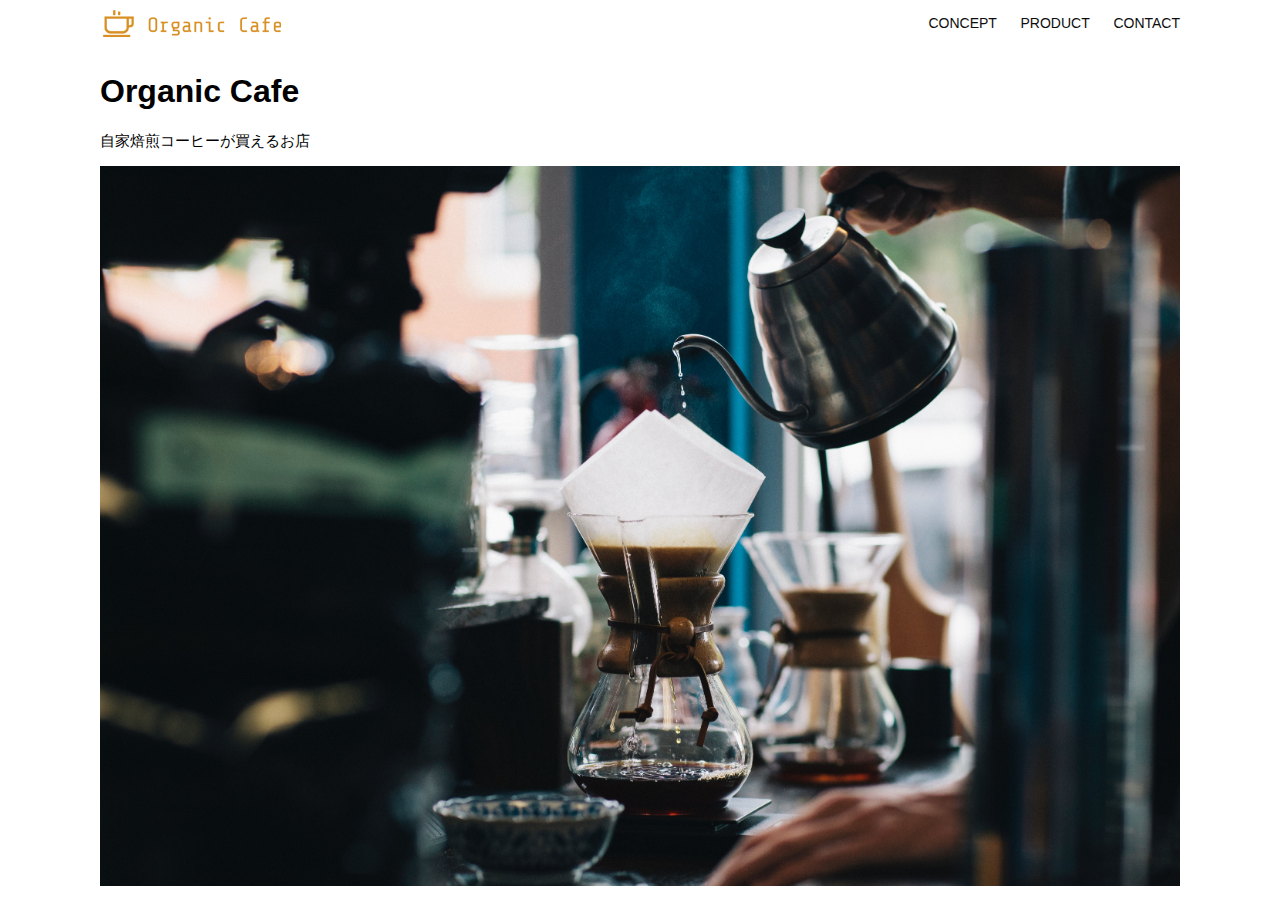
<file: html-css-kadai_013/index.html>
<!DOCTYPE html>
<html>
  <head>
    <title>Organic Cafe</title>
    <meta charset="UTF-8" />
    <meta
      name="description"
      content="自家焙煎のコーヒーがお家で楽しめるOrganic Cafe"
    />
    <meta name="viewport" content="width=device-width, initial-scale=1.0" />
    <link rel="stylesheet" href="style.css" />
  </head>
  <body>
    <!-- ヘッダー -->
    <header>
      <!-- ロゴ -->
      <a href="index.html" id="logo"
        ><img src="images/logo.png" alt="トップページに戻る"
      /></a>

      <!-- PC用ナビゲーション -->
      <nav id="nav-pc">
        <a href="index.html#concept">CONCEPT</a>
        <a href="index.html#product">PRODUCT</a>
        <a href="index.html#contact">CONTACT</a>
      </nav>
      <!-- スマホ用メニューボタン -->
      <img id="menu-sp" src="images/button-menu.png" alt="ナビゲーションを開く" onclick="document.getElementById('nav-sp').style.display = 'block'">
      <!-- スマホ用ナビゲーション -->
      <nav id="nav-sp">
        <img id="close" src="images/button-close.png" alt="ナビゲーションを閉じる" onclick="document.getElementById('nav-sp').style.display = 'none'">
        <a id="logo-sp" href="index.html" document.getElementById('nav-sp').style.display = 'none'><img src="images/logo-sp.png" alt="トップページに戻る"></a>
        <a class="menu" href="index.html#concept" onclick="document.getElementById('nav-sp').style.display = 'none'">CONCEPT</a>
        <a class="menu" href="index.html#product" onclick="document.getElementById('nav-sp').style.display = 'none'">PRODUCT</a>
        <a class="menu" href="index.html#contact" onclick="document.getElementById('nav-sp').style.display = 'none'">CONTACT</a>
      </nav>
    </header>
    <main>
      <article>
        <!-- メインビジュアル -->
        <section id="main-visual">
          <div id="main-message">
            <h1>Organic Cafe</h1>
            <p>自家焙煎コーヒーが買えるお店</p>
          </div>
          <img
            src="images/main-image.jpg"
            alt="コーヒーをハンドドリップで淹れる画像"
          />
        </section>
      </article>
    </main>
  </body>
</html>
</file>
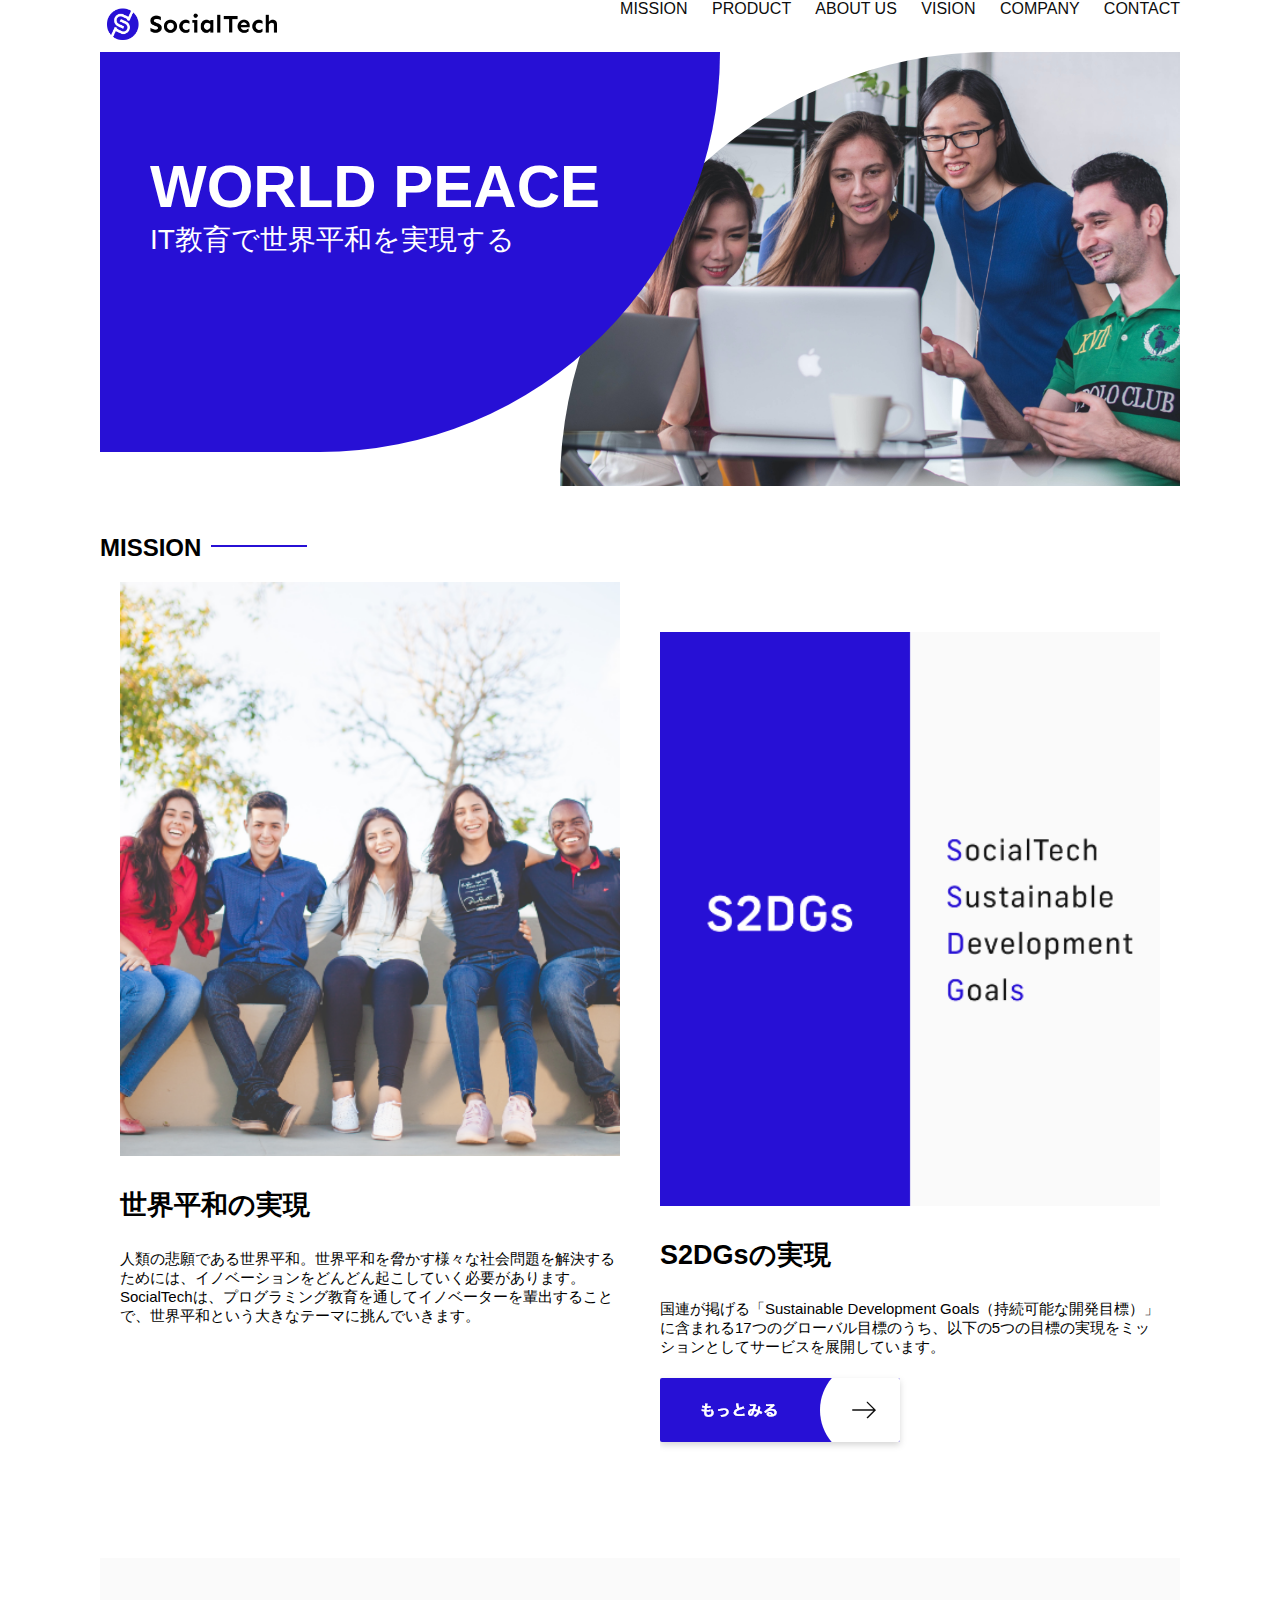
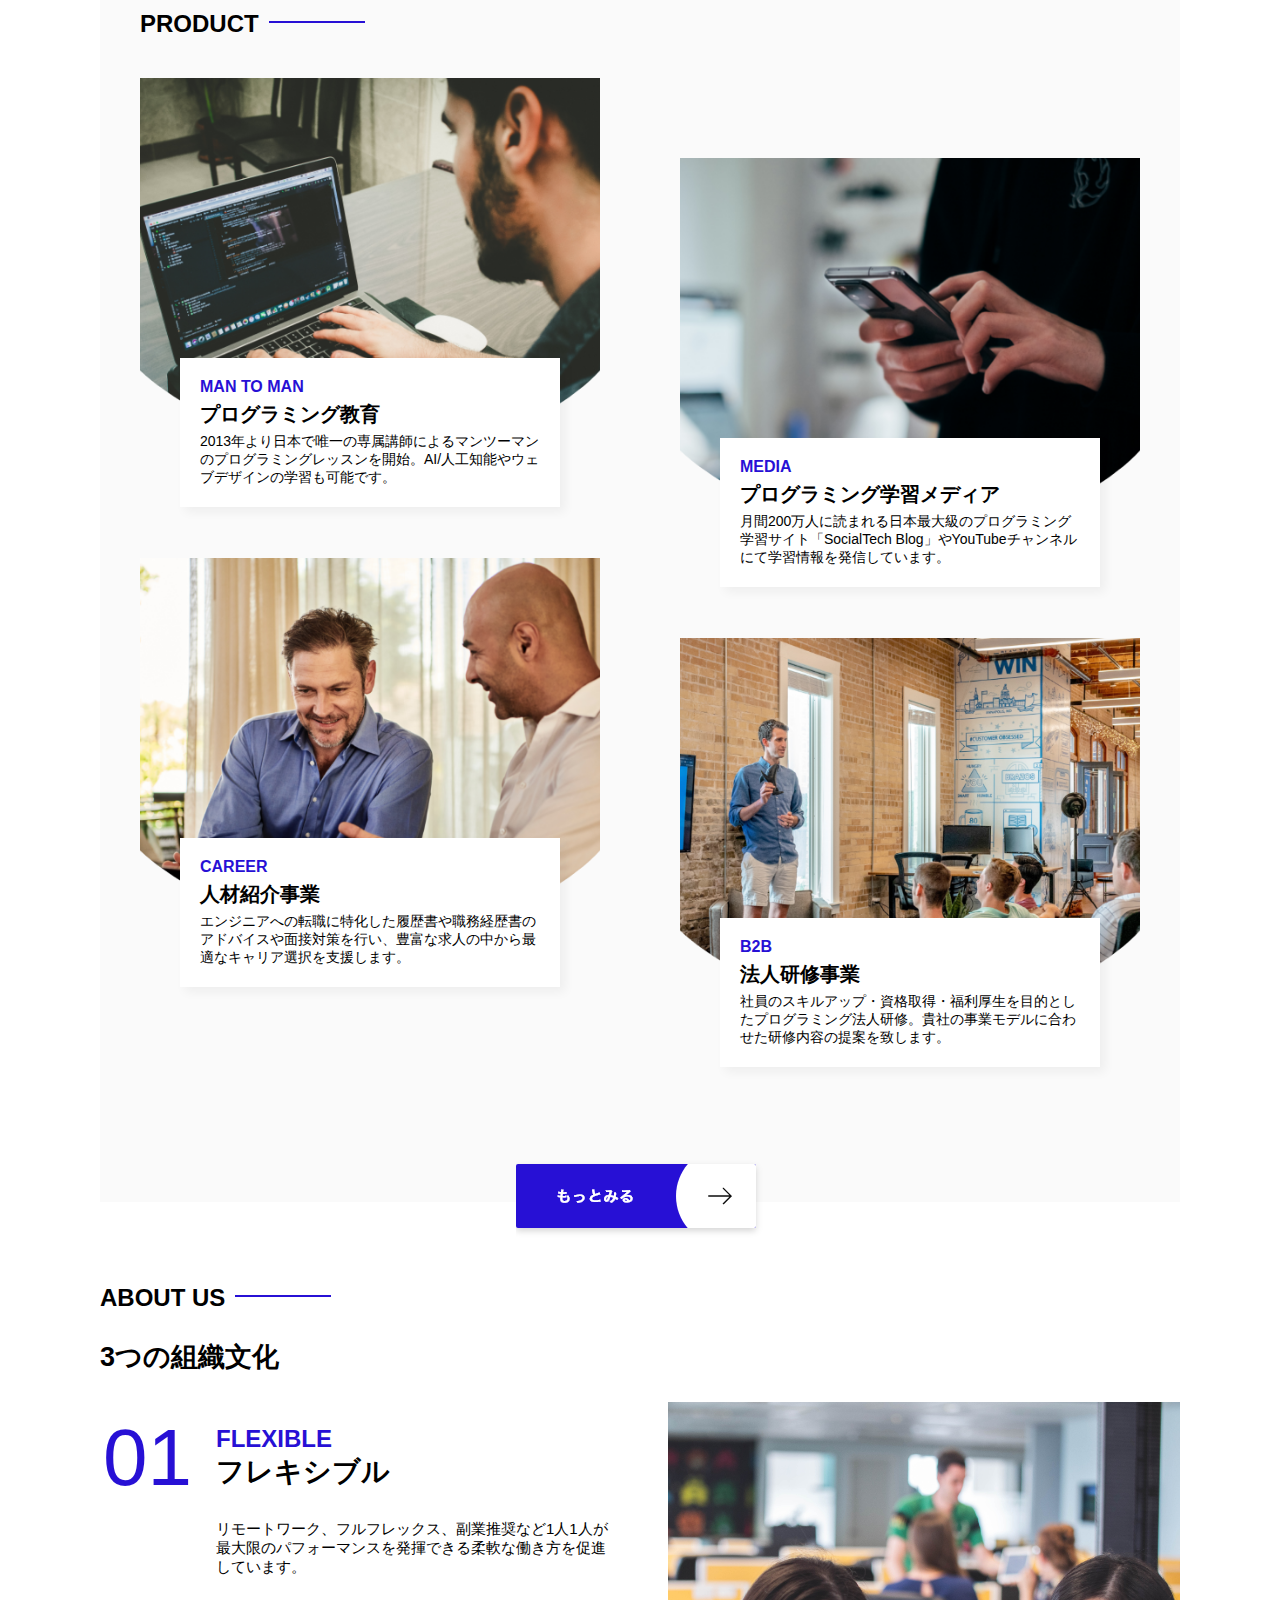
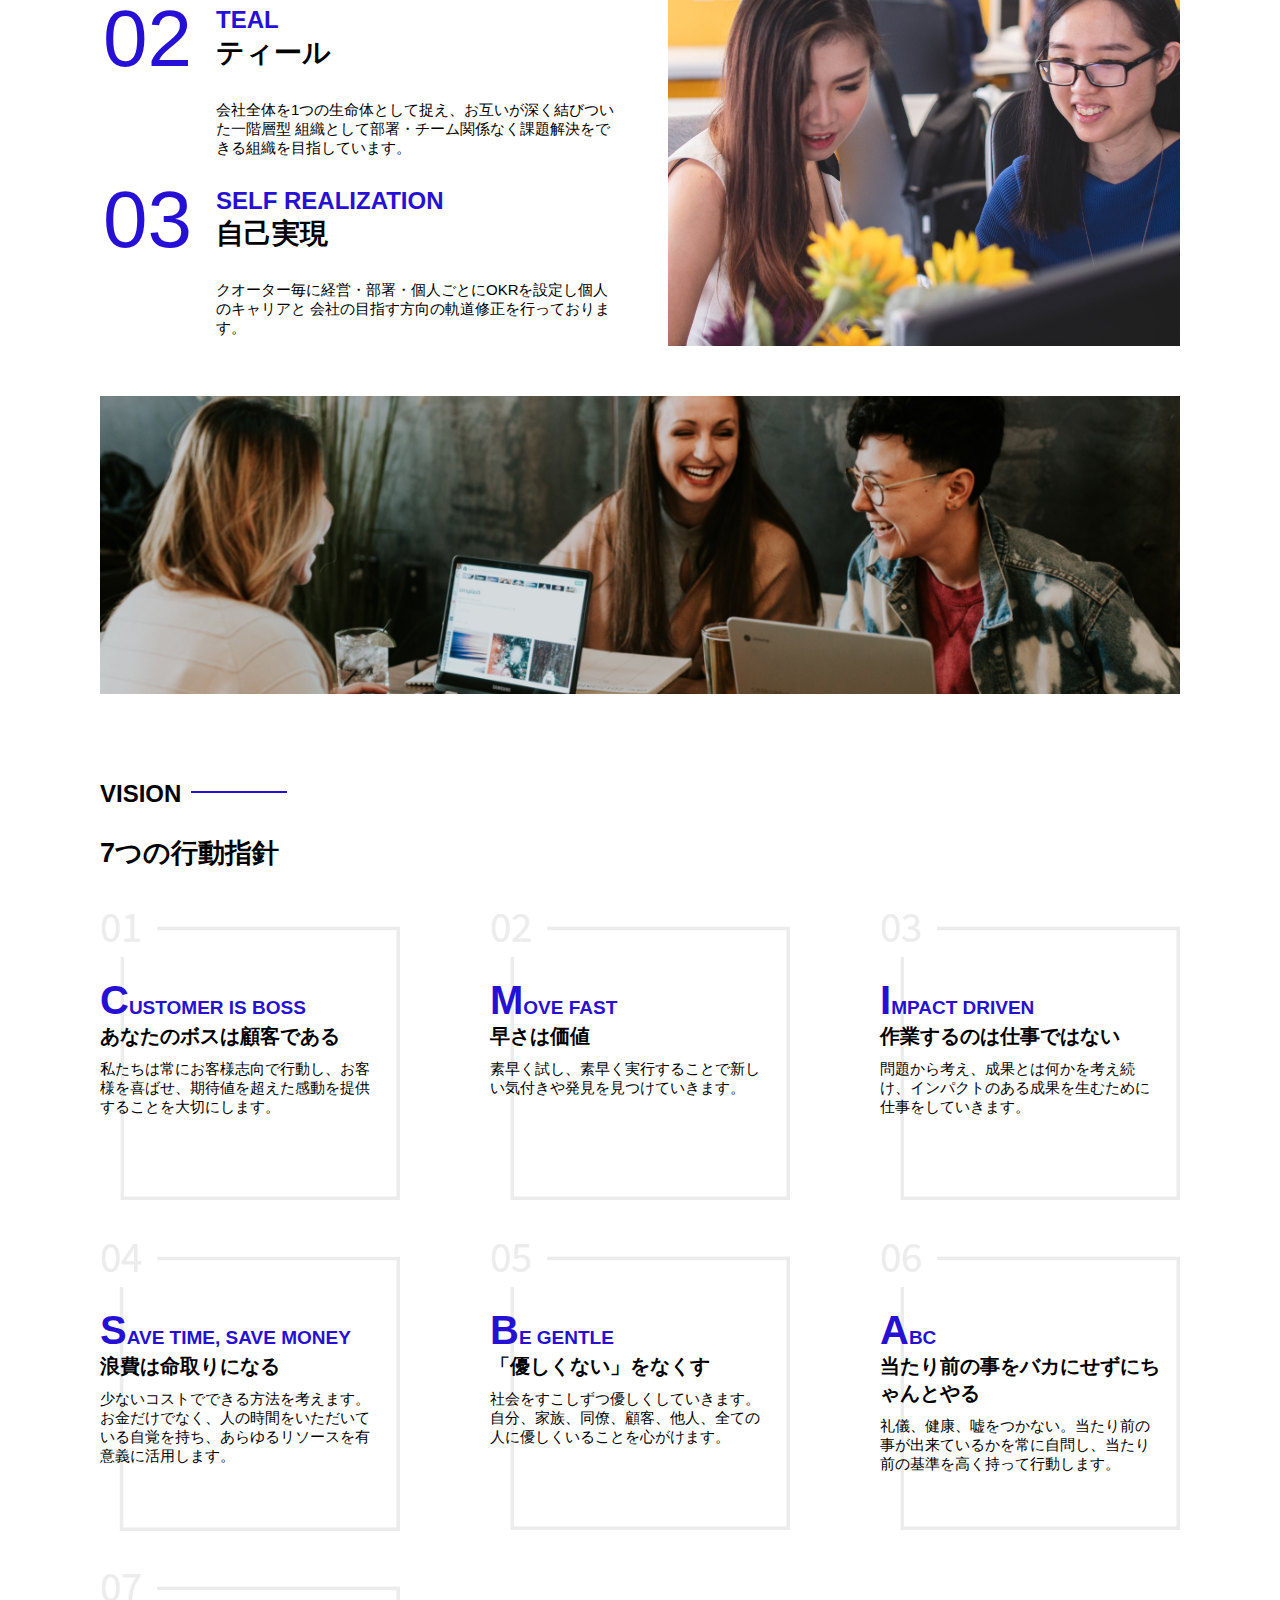
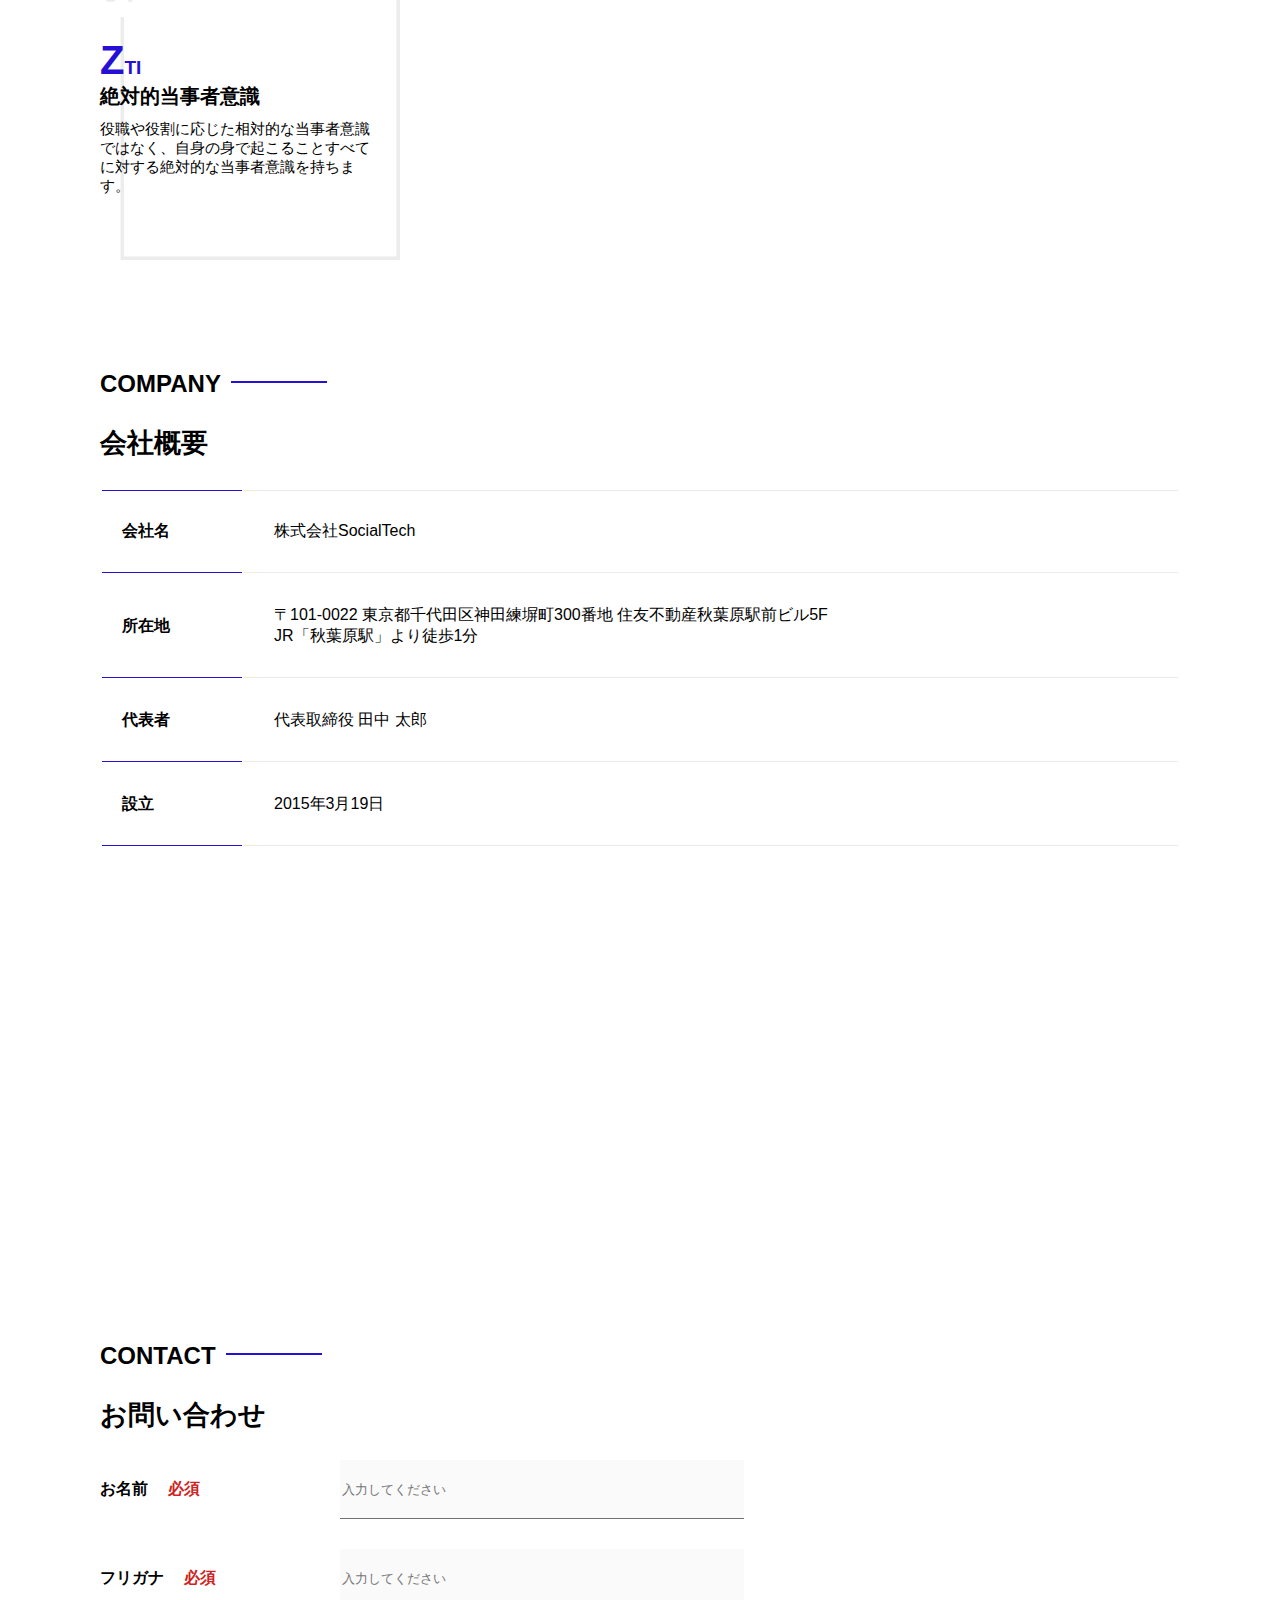
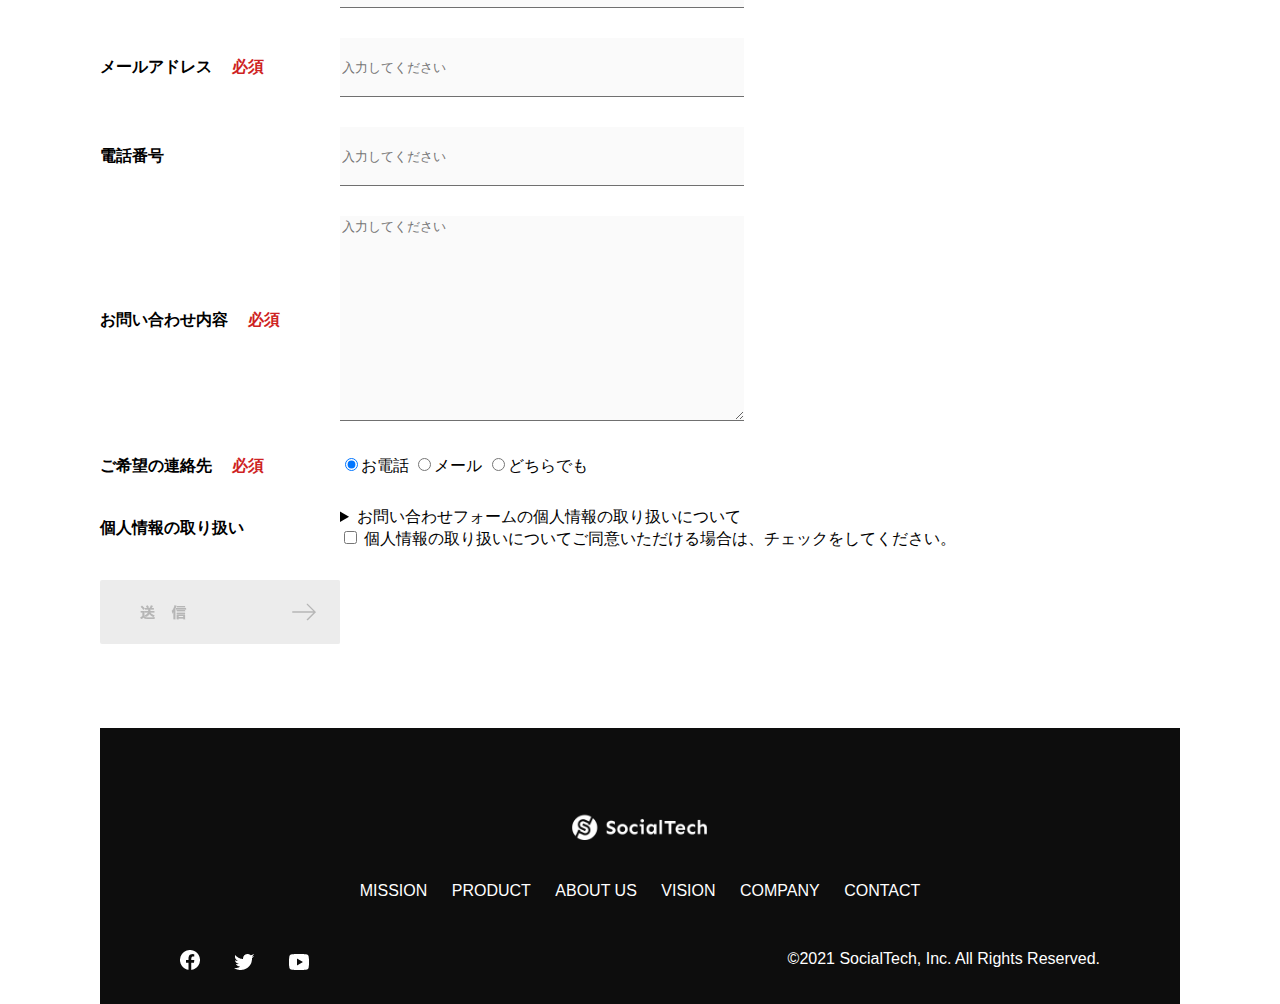
<file: kadai_tutorial_output/socialtech/index.html>
<!DOCTYPE html>
<html lang="ja">
<head>
    <title>SocialTech</title>
    <meta charset="UTF-8">
    <meta name="description" content="SocialTechはEdTech業界のリーディングカンパニーを目指します。">
    <meta name="viewport" content="width=device-width, initial-scale=1.0">
    <link rel="stylesheet" href="style.css">
</head>
<body>
    <header>
        <!-- ロゴ -->
        <a href="index.html" id="logo"><img src="images/logo.png" alt="トップページに戻る"></a>

    <!-- PC用ナビゲーション -->
    <nav id="nav-pc">
        <a href="mission.html">MISSION</a>
        <a href="product.html">PRODUCT</a>
        <a href="index.html#aboutus">ABOUT US</a>
        <a href="index.html#vision">VISION</a>
        <a href="index.html#company">COMPANY</a>
        <a href="index.html#contact">CONTACT</a>
    </nav>

    <!-- スマホ用メニューボタン -->
    <img id="menu-sp" src="images/button-menu.png" alt="ナビゲーションを開く" onclick="document.getElementById('nav-sp').style.display = 'block'">
    
    <!-- スマホ用ナビゲーション -->
    <nav id="nav-sp">
      <img id="close" src="images/button-close.png" alt="ナビゲーションを閉じる" onclick="document.getElementById('nav-sp').style.display = 'none'">
      <a id="logo-sp" href="index.html" onclick="document.getElementById('nav-sp').style.display = 'none'"><img
          src="images/logo-sp.png" alt="トップページに戻る"></a>
      <a class="menu" href="mission.html" onclick="document.getElementById('nav-sp').style.display = 'none'">MISSION</a>
      <a class="menu" href="product.html" onclick="document.getElementById('nav-sp').style.display = 'none'">PRODUCT</a>
      <a class="menu" href="index.html#aboutus" onclick="document.getElementById('nav-sp').style.display = 'none'">ABOUT
        US</a>
      <a class="menu" href="index.html#vision"
        onclick="document.getElementById('nav-sp').style.display = 'none'">VISION</a>
      <a class="menu" href="index.html#company"
        onclick="document.getElementById('nav-sp').style.display = 'none'">COMPANY</a>
      <a class="menu" href="index.html#contact"
        onclick="document.getElementById('nav-sp').style.display = 'none'">CONTACT</a>
      <div id="sns">
        <a href="https://www.facebook.com/sejuku2013"><img src="images/button-facebook.png" alt="Facebookのリンク"></a>
        <a href="https://twitter.com/samuraijuku"><img src="images/button-twitter.png" alt="Twitterのリンク"></a>
        <a href="https://www.youtube.com/channel/UCCFOQO5aDK0xXam4cUQXT8g"><img src="images/button-youtube.png" alt="YouTubeのリンク"></a>
      </div>
    </nav>
  
    </header>  

    <main>
        <article>
            <!-- メインビジュアル -->
            <section id="main-visual">
                <div id="main-message">
                    <h1>WORLD PEACE</h1>
                    <p>IT教育で世界平和を実現する</p>
                </div>
                <img src="images/index/index-main.png" alt="PCの周りに集まる多国籍の仲間たち">
            </section>
            <!--ミッション-->
            <section id="mission">
                  <h2 class="index-h2">MISSION</h2>
                <div id="mission-flex">
                    <div>
                        <img id="mission-photo" src="images/index/index-mission.png" alt="屋外のベンチで写真を撮影する多国籍の仲間たち">
                        <h3>世界平和の実現</h3>
                        <p>
                        人類の悲願である世界平和。世界平和を脅かす様々な社会問題を解決するためには、イノベーションをどんどん起こしていく必要があります。SocialTechは、プログラミング教育を通してイノベーターを輩出することで、世界平和という大きなテーマに挑んでいきます。
                        </p>
                    </div>
                    <div>
                        <img id="s2dgs" src="images/index/s2dgs.png" alt="S2DGs">
                        <h3>S2DGsの実現</h3>
                        <p>国連が掲げる「Sustainable Development Goals（持続可能な開発目標）」に含まれる17つのグローバル目標のうち、以下の5つの目標の実現をミッションとしてサービスを展開しています。</p>
                        <a href="mission.html">
                            <img src="images/button-more.png" alt="もっとみる">
                        </a>
                    </div>
                </div>
            </section>
            <section id="product">
                <h2 class="index-h2">PRODUCT</h2>
                <div>
                  <div id="product-left">
                    <div>
                        <img class="product-photo" src="images/index/index-mantoman.png" alt="PCでコードを書く男性">
                        <div class="product-explain">
                          <span>MAN TO MAN</span>
                          <h3>プログラミング教育</h3>
                          <p>2013年より日本で唯一の専属講師によるマンツーマンのプログラミングレッスンを開始。AI/人工知能やウェブデザインの学習も可能です。</p>
                        </div>
                      </div>
                      <div>
                        <img class="product-photo" src="images/index/index-career.png" alt="笑顔で話し合う2人の男性">
                        <div class="product-explain">
                          <span>CAREER</span>
                          <h3>人材紹介事業</h3>
                          <p>エンジニアへの転職に特化した履歴書や職務経歴書のアドバイスや面接対策を行い、豊富な求人の中から最適なキャリア選択を支援します。</p>
                        </div>
                      </div>
                  </div>
                  <div id="product-right">
                    <div>
                        <img class="product-photo" src="images/index/index-media.png" alt="スマートフォンを操作する人">
                        <div class="product-explain">
                          <span>MEDIA</span>
                          <h3>プログラミング学習メディア</h3>
                          <p>月間200万人に読まれる日本最大級のプログラミング学習サイト「SocialTech Blog」やYouTubeチャンネルにて学習情報を発信しています。</p>
                        </div>
                      </div>
                      <div>
                        <img class="product-photo" src="images/index/index-b2b.png" alt="講演中の男性とそれを聴く人々">
                        <div class="product-explain">
                          <span>B2B</span>
                          <h3>法人研修事業</h3>
                          <p>社員のスキルアップ・資格取得・福利厚生を目的としたプログラミング法人研修。貴社の事業モデルに合わせた研修内容の提案を致します。</p>
                        </div>
                      </div>
                    </div>
                  </div>
                  <div>
                    <a id="product-more" href="product.html">
                      <img src="images/button-more.png" alt="もっとみる">
                    </a>
                  </div>
                  </div>
                </div>
              </section>

                <!---ABOUT US-->
                <section id="aboutus">
                    <h2 class="index-h2">ABOUT US</h2>
                    <h3>3つの組織文化</h3>
                    <div>
                        <table class="culture-table">
                            <tr>
                              <td>
                                <span class="culture-num">01</span>
                              </td>
                              <td>
                                <span class="culture-en">FLEXIBLE</span>
                                <span class="culture-jp">フレキシブル</span>
                              </td>
                            </tr>
                            <tr>
                              <td>
                                <!--空のセル-->
                              </td>
                              <td>
                                <p class="culture-description">
                                  リモートワーク、フルフレックス、副業推奨など1人1人が最大限のパフォーマンスを発揮できる柔軟な働き方を促進しています。
                                </p>
                              </td>
                            </tr>
                            <tr>
                              <td>
                                <span class="culture-num">02</span>
                              </td>
                              <td>
                                <span class="culture-en">TEAL</span>
                                <span class="culture-jp">ティール</span>
                              </td>
                            </tr>
                            <tr>
                              <td>
                                <!--空のセル-->
                              </td>
                              <td>
                                <p class="culture-description">
                                  会社全体を1つの生命体として捉え、お互いが深く結びついた一階層型
                                  組織として部署・チーム関係なく課題解決をできる組織を目指しています。
                                </p>
                              </td>
                            </tr>
                            <tr>
                              <td>
                                <span class="culture-num">03</span>
                              </td>
                              <td>
                                <span class="culture-en">SELF REALIZATION</span>
                                <span class="culture-jp">自己実現</span>
                              </td>
                            </tr>
                            <tr>
                              <td>
                                <!--空のセル-->
                              </td>
                              <td>
                                <p class="culture-description">
                                  クオーター毎に経営・部署・個人ごとにOKRを設定し個人のキャリアと
                                  会社の目指す方向の軌道修正を行っております。
                                </p>
                              </td>
                            </tr>
                          </table>
                            <img class="culture-img" src="images/index/index-aboutus1.png" alt="笑顔で話し合う2人の女性">
                    </div>
                        <img class="culture-img2" src="images/index/index-aboutus2.png" alt="笑顔で話し合う3人の男女">
                </section>
                <!-- VISION -->
                <section id="vision">
                    <h2 class="index-h2">VISION</h2>
                    <h3>7つの行動指針</h3>
                    <div>
                        <div class="vision-box">
                            <img src="images/index/vision-01.png" alt="01">
                            <span>
                              <h4>CUSTOMER IS BOSS</h4>
                              <h5>あなたのボスは顧客である</h5>
                              <p>私たちは常にお客様志向で行動し、お客様を喜ばせ、期待値を超えた感動を提供することを大切にします。</p>
                            </span>
                          </div>
                          <div class="vision-box">
                            <img src="images/index/vision-02.png" alt="02">
                            <span>
                              <h4>MOVE FAST</h4>
                              <h5>早さは価値</h5>
                              <p>素早く試し、素早く実行することで新しい気付きや発見を見つけていきます。</p>
                            </span>
                          </div>
                          <div class="vision-box">
                            <img src="images/index/vision-03.png" alt="03">
                            <span>
                              <h4>IMPACT DRIVEN</h4>
                              <h5>作業するのは仕事ではない</h5>
                              <p>問題から考え、成果とは何かを考え続け、インパクトのある成果を生むために仕事をしていきます。</p>
                            </span>
                          </div>
                          <div class="vision-box">
                            <img src="images/index/vision-04.png" alt="04">
                            <span>
                              <h4>SAVE TIME, SAVE MONEY</h4>
                              <h5>浪費は命取りになる</h5>
                              <p>少ないコストでできる方法を考えます。お金だけでなく、人の時間をいただいている自覚を持ち、あらゆるリソースを有意義に活用します。</p>
                            </span>
                          </div>
                          <div class="vision-box">
                            <img src="images/index/vision-05.png" alt="05">
                            <span>
                              <h4>BE GENTLE</h4>
                              <h5>「優しくない」をなくす</h5>
                              <p>社会をすこしずつ優しくしていきます。自分、家族、同僚、顧客、他人、全ての人に優しくいることを心がけます。</p>
                            </span>
                          </div>
                          <div class="vision-box">
                            <img src="images/index/vision-06.png" alt="06">
                            <span>
                              <h4>ABC</h4>
                              <h5>当たり前の事をバカにせずにちゃんとやる</h5>
                              <p>礼儀、健康、嘘をつかない。当たり前の事が出来ているかを常に自問し、当たり前の基準を高く持って行動します。</p>
                            </span>
                          </div>
                          <div class="vision-box">
                            <img src="images/index/vision-07.png" alt="07">
                            <span>
                              <h4>ZTI</h4>
                              <h5>絶対的当事者意識</h5>
                              <p>役職や役割に応じた相対的な当事者意識ではなく、自身の身で起こることすべてに対する絶対的な当事者意識を持ちます。</p>
                            </span>
                          </div>
                    </div>
                </section>
                <!-- COMPANY -->
                <section id="company">
                    <h2 class="index-h2">COMPANY</h2>
                    <h3>会社概要</h3>
                    <table id="company-table">
                        <tr>
                          <th class="tableheader-first">会社名</th>
                          <td class="cell-first">株式会社SocialTech</td>
                        </tr>
                        <tr>
                          <th class="tableheader">所在地</th>
                          <td class="cell">〒101-0022 東京都千代田区神田練塀町300番地 住友不動産秋葉原駅前ビル5F<br>JR「秋葉原駅」より徒歩1分</td>
                        </tr>
                        <tr>
                          <th class="tableheader">代表者</th>
                          <td class="cell">代表取締役 田中 太郎</td>
                        </tr>
                        <tr>
                          <th class="tableheader">設立</th>
                          <td class="cell">2015年3月19日</td>
                        </tr>
                    </table>
                        <iframe
                        src="https://www.google.com/maps/embed?pb=!1m18!1m12!1m3!1d3240.0688551336807!2d139.7720776771055!3d35.69992317258124!2m3!1f0!2f0!3f0!3m2!1i1024!2i768!4f13.1!3m3!1m2!1s0x60188fee13660e23%3A0x77137876edf742ac!2z5L2P5Y-L5LiN5YuV55Sj56eL6JGJ5Y6f6aeF5YmN44OT44Or!5e0!3m2!1sja!2sjp!4v1704858013291!5m2!1sja!2sjp"
                        style="border:0;" allowfullscreen="" loading="lazy">
                        </iframe>
                </section>
                <!-- お問い合わせフォーム -->
                <section id="contact">
                    <h2 class="index-h2">CONTACT</h2>
                    <h3>お問い合わせ</h3>
                    <form>
                        <div>
                            <div class="contact-heading">
                              <label class="contact-label">お名前<span class="contact-span">必須</span></label>
                            </div>
                            <div>
                              <input type="text" name="name" placeholder="入力してください" class="contact-textbox">
                            </div>
                          </div>
                          <div>
                            <div class="contact-heading">
                              <label class="contact-label">フリガナ<span class="contact-span">必須</span></label>
                            </div>
                            <div>
                              <input type="text" name="hurigana" placeholder="入力してください" class="contact-textbox">
                            </div>
                          </div>
                          <div>
                            <div class="contact-heading">
                              <label class="contact-label">メールアドレス<span class="contact-span">必須</span></label>
                            </div>
                            <div>
                              <input type="text" name="email" placeholder="入力してください" class="contact-textbox">
                            </div>
                          </div>
                          <div>
                            <div class="contact-heading">
                              <label class="contact-label">電話番号</label>
                            </div>
                            <div>
                              <input type="text" name="tel" placeholder="入力してください" class="contact-textbox">
                            </div>
                          </div>
                          <div>
                            <div class="contact-heading">
                              <label class="contact-label">お問い合わせ内容<span class="contact-span">必須</span></label>
                            </div>
                            <div>
                              <textarea class="contact-textarea" placeholder="入力してください" name="message"></textarea>
                            </div>
                          </div>
                          <div>
                            <div class="contact-heading">
                              <label class="contact-label">ご希望の連絡先<span class="contact-span">必須</span></label>
                            </div>
                            <div>
                              <input class="radiobutton" type="radio" value="tel" name="contact" checked><label>お電話</label>
                              <input class="radiobutton" type="radio" value="mail" name="contact"><label>メール</label>
                              <input class="radiobutton" type="radio" value="both" name="contact"><label>どちらでも</label>
                            </div>
                          </div>
                          <div>
                            <div class="contact-heading">
                              <label class="contact-label">個人情報の取り扱い</label>
                            </div>
                            <div>
                              <details>
                                <summary>お問い合わせフォームの個人情報の取り扱いについて</summary>
                                <div>
                                  <span>１．組織の名称又は氏名</span><br>
                                  株式会社SocialTech<br><br>
                                  <span>２．個人情報保護管理者（若しくはその代理人）の氏名又は職名、所属及び連絡先
                                    鈴木 一郎 コーポレート部</span><br>
                                  メールアドレス：samurai@example.com<br>
                                  TEL：03-1234-5678<br>
                                  <span>３．個人情報の利用目的</span><br>
                                  ・本サービス及び本サービスに関連する情報の提供又はそれらに関する連絡のため<br>
                                  ・ユーザーの本人確認のため<br>
                                  ・当社サービスのご案内のため<br>
                                  ・当社の商品等の広告または宣伝（電子メールによるものを含むものとします。）<br><br>
                                  <span>４．個人情報の取り扱い業務の委託</span><br>
                                  個人情報の取扱業務の全部または一部を外部に業務委託する場合があります。<br>
                                  その際、弊社は、個人情報を適切に保護できる管理体制を敷き実行していることを条件として<br>
                                  委託先を厳選したうえで、機密保持契約を委託先と締結し、お客様の個人情報を厳密に管理させます。<br><br>
                                  <span>５．個人情報の開示等の請求</span><br>
                                  お客様は、弊社に対してご自身の個人情報の開示等（利用目的の通知、開示、内容の訂正・追加・削除、利用の停止または消去、第三者への提供の停止）に関して、当社問合わせ窓口に申し出ることができます。<br>
                                  その際、弊社はお客様ご本人を確認させていただいたうえで、合理的な期間内に対応いたします。<br><br>
                                  なお、個人情報に関する弊社問合わせ先は、次の通りです。<br><br>
                                  株式会社SocialTech　個人情報問合せ窓口<br>
                                  〒101-0022 東京都千代田区神田練塀町300番地 住友不動産秋葉原駅前ビル5F<br>
                                  メールアドレス：samurai@example.com　TEL：03-1234-5678<br><br>
                                  <span>６．個人情報を提供されることの任意性について</span><br><br>
                                  お客様がご自身の個人情報を弊社に提供されるか否かは、お客様のご判断によりますが、もしご提供されない場合には、適切なサービスが提供できない場合がありますので予めご了承ください。
                                </div>
                              </details>
                              <input type="checkbox" name="agree">
                              <span>個人情報の取り扱いについてご同意いただける場合は、チェックをしてください。</span>
                            </div>
                          </div>
                          <input type="image" src="images/button-submit.png" alt="送信する">
                    </form>
                </section>
        </article>
        <footer>
            <div id="footer-logo">
              <img src="images/logo-sp.png" alt="SocialTech">
            </div>
            <div id="footer-link">
                <a href="mission.html">MISSION</a>
                <a href="product.html">PRODUCT</a>
                <a href="index.html#aboutus">ABOUT US</a>
                <a href="index.html#vision">VISION</a>
                <a href="index.html#company">COMPANY</a>
                <a href="index.html#contact">CONTACT</a>
            </div>
            <div id="sns-footer">
                <a href="https://www.facebook.com/sejuku2013"><img src="images/button-facebook.png" alt="Facebookのリンク"></a>
                <a href="https://twitter.com/samuraijuku"><img src="images/button-twitter.png" alt="Twitterのリンク"></a>
                <a href="https://www.youtube.com/channel/UCCFOQO5aDK0xXam4cUQXT8g"><img src="images/button-youtube.png" alt="YouTubeのリンク"></a>
                <span id="copyright">&copy;2021 SocialTech, Inc. All Rights Reserved. </span>
            </div>
          </footer>
    </main>
</body>
</html>
</file>
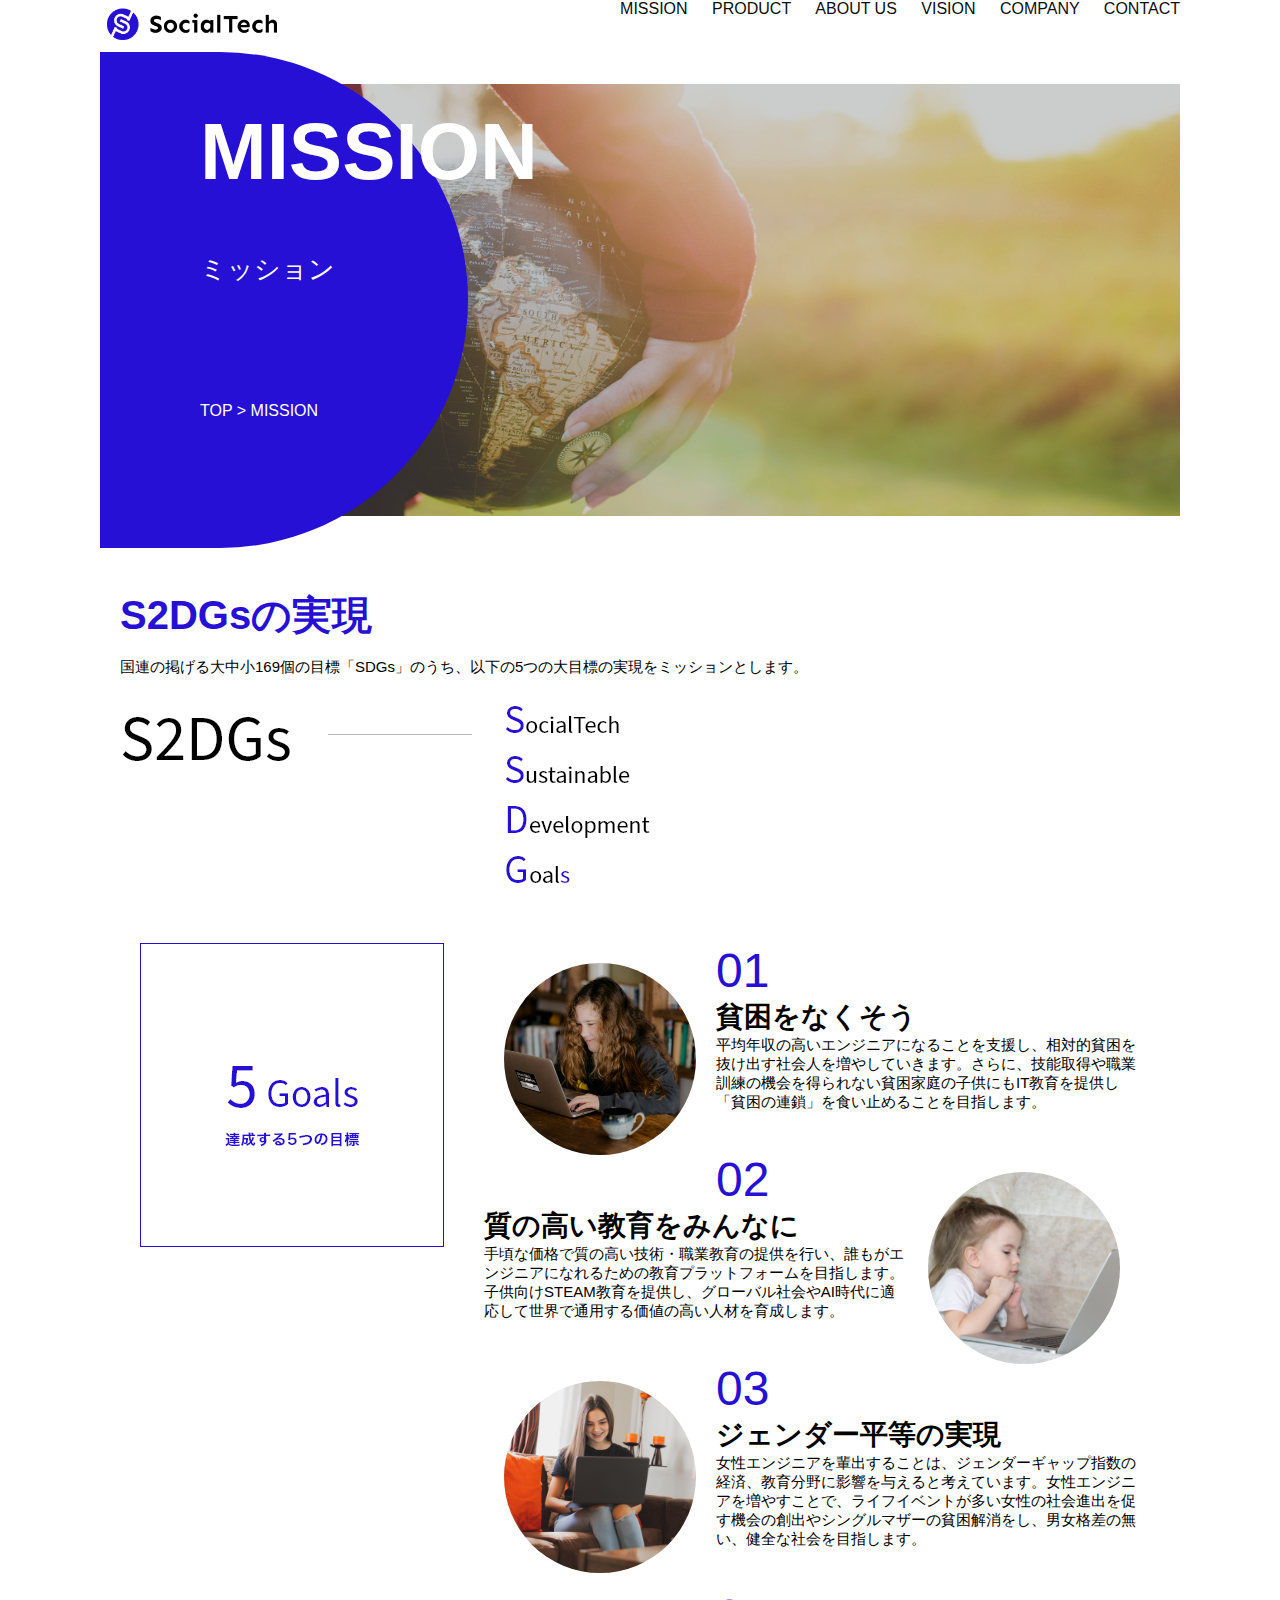
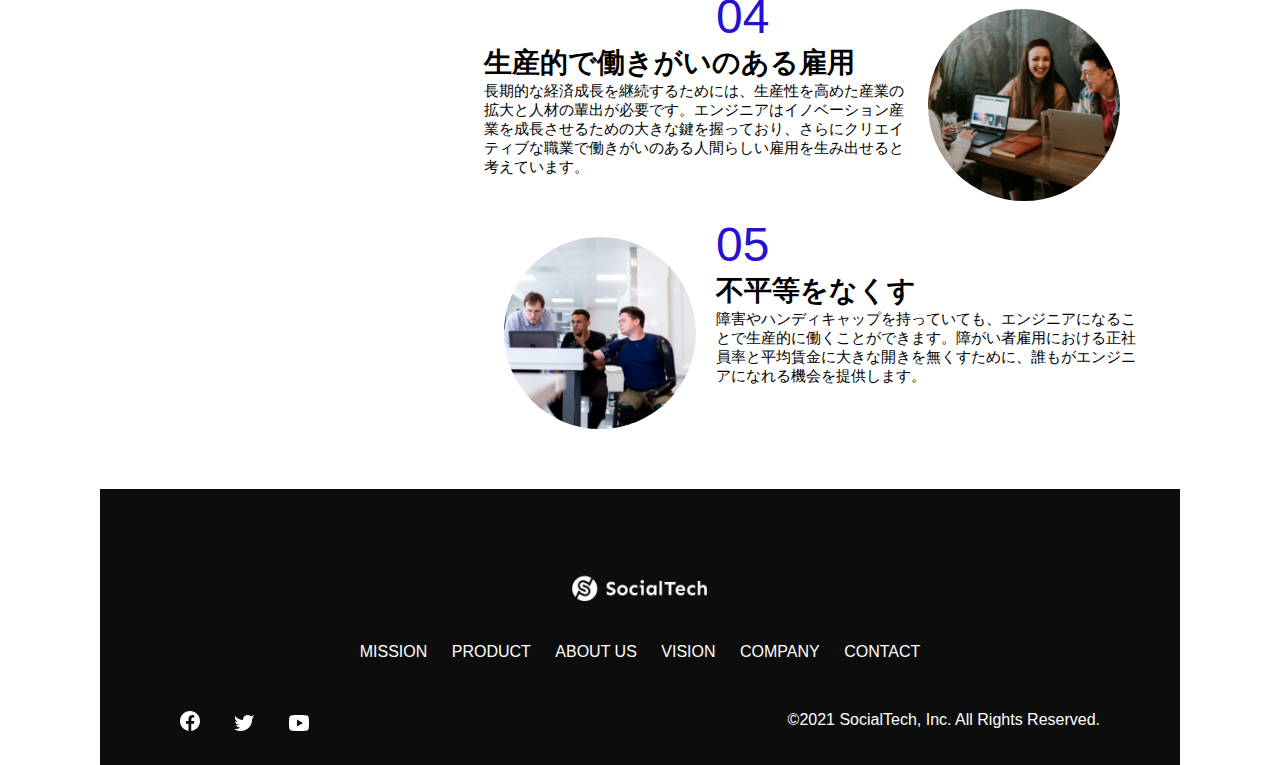
<file: kadai_tutorial_output/socialtech/mission.html>
<!DOCTYPE html>
<html>
<head>
    <title>SocialTech - MISSION ミッション -</title>
  <meta charset="UTF-8">
  <meta name="description" content="SocialTechが目指す5つの目標（S2DGs）を紹介します">
  <meta name="viewport" content="width=device-width, initial-scale=1.0">
  <link rel="stylesheet" href="style.css">
</head>

<body>
  <!-- ヘッダー -->
  <header>
    <!-- ロゴ -->
    <a href="index.html" id="logo"><img src="images/logo.png" alt="トップページに戻る"></a>

    <!-- PC用ナビゲーション -->
    <nav id="nav-pc">
      <a href="mission.html">MISSION</a>
      <a href="product.html">PRODUCT</a>
      <a href="index.html#aboutus">ABOUT US</a>
      <a href="index.html#vision">VISION</a>
      <a href="index.html#company">COMPANY</a>
      <a href="index.html#contact">CONTACT</a>
    </nav>

    <!-- スマホ用メニューボタン -->
    <img id="menu-sp" src="images/button-menu.png" alt="ナビゲーションを開く" onclick="document.getElementById('nav-sp').style.display = 'block'">

    <!-- スマホ用ナビゲーション -->
    <nav id="nav-sp">
      <img id="close" src="images/button-close.png" alt="ナビゲーションを閉じる" onclick="document.getElementById('nav-sp').style.display = 'none'">
      <a id="logo-sp" href="index.html" onclick="document.getElementById('nav-sp').style.display = 'none'"><img
          src="images/logo-sp.png" alt="トップページに戻る"></a>
      <a class="menu" href="mission.html" onclick="document.getElementById('nav-sp').style.display = 'none'">MISSION</a>
      <a class="menu" href="product.html" onclick="document.getElementById('nav-sp').style.display = 'none'">PRODUCT</a>
      <a class="menu" href="index.html#aboutus" onclick="document.getElementById('nav-sp').style.display = 'none'">ABOUT
        US</a>
      <a class="menu" href="index.html#vision"
        onclick="document.getElementById('nav-sp').style.display = 'none'">VISION</a>
      <a class="menu" href="index.html#company"
        onclick="document.getElementById('nav-sp').style.display = 'none'">COMPANY</a>
      <a class="menu" href="index.html#contact"
        onclick="document.getElementById('nav-sp').style.display = 'none'">CONTACT</a>
      <div id="sns">
        <a href="https://www.facebook.com/sejuku2013"><img src="images/button-facebook.png" alt="Facebookのリンク"></a>
        <a href="https://twitter.com/samuraijuku"><img src="images/button-twitter.png" alt="Twitterのリンク"></a>
        <a href="https://www.youtube.com/channel/UCCFOQO5aDK0xXam4cUQXT8g"><img src="images/button-youtube.png" alt="YouTubeのリンク"></a>
      </div>
    </nav>
  </header>
  <main>
    <article>
        <section id="mission-main">
            <div id="mission-title">
              <h1>MISSION</h1>
              <span>ミッション</span>
              <div>TOP > MISSION</div>
            </div>
        </section>
        <section id="mission-s2dgs">
            <h2 class="mission-h2">S2DGsの実現</h2>
            <p>国連の掲げる大中小169個の目標「SDGs」のうち、以下の5つの大目標の実現をミッションとします。</p>
            <img src="images/mission/mission-s2dgs.png" alt="S2DGs">
        </section>
        <section id="mission-5goals">
            <div>
              <img id="s2dgs-image" src="images/mission/mission-5goals.png" alt="5Goals">
            </div>
            <div>
                <div>
                  <img class="fivegoals-image-left" src="images/mission/mission-5goals01.png" alt="PCを操作する女の子">
                  <span class="fivegoals-number">01</span>
                  <h3 class="fivegoals-h3">貧困をなくそう</h3>
                  <p class="fivegoals-p">
                    平均年収の高いエンジニアになることを支援し、相対的貧困を抜け出す社会人を増やしていきます。さらに、技能取得や職業訓練の機会を得られない貧困家庭の子供にもIT教育を提供し「貧困の連鎖」を食い止めることを目指します。
                  </p>
                </div>
        
                <div>
                  <img class="fivegoals-image-right" src="images/mission/mission-5goals02.png" alt="PCを見つめる小さい女の子">
                  <span class="fivegoals-number">02</span>
                  <h3 class="fivegoals-h3">質の高い教育をみんなに</h3>
                  <p class="fivegoals-p">
                    手頃な価格で質の高い技術・職業教育の提供を行い、誰もがエンジニアになれるための教育プラットフォームを目指します。子供向けSTEAM教育を提供し、グローバル社会やAI時代に適応して世界で通用する価値の高い人材を育成します。
                  </p>
                </div>
        
                <div>
                  <img class="fivegoals-image-left" src="images/mission/mission-5goals03.png" alt="PCを操作する女性">
                  <span class="fivegoals-number">03</span>
                  <h3 class="fivegoals-h3">ジェンダー平等の実現</h3>
                  <p class="fivegoals-p">
                    女性エンジニアを輩出することは、ジェンダーギャップ指数の経済、教育分野に影響を与えると考えています。女性エンジニアを増やすことで、ライフイベントが多い女性の社会進出を促す機会の創出やシングルマザーの貧困解消をし、男女格差の無い、健全な社会を目指します。
                  </p>
                </div>
        
                <div>
                  <img class="fivegoals-image-right" src="images/mission/mission-5goals04.png" alt="笑顔で話し合う3人の男女">
                  <span class="fivegoals-number">04</span>
                  <h3 class="fivegoals-h3">生産的で働きがいのある雇用</h3>
                  <p class="fivegoals-p">
                    長期的な経済成長を継続するためには、生産性を高めた産業の拡大と人材の輩出が必要です。エンジニアはイノベーション産業を成長させるための大きな鍵を握っており、さらにクリエイティブな職業で働きがいのある人間らしい雇用を生み出せると考えています。
                  </p>
                </div>
        
                <div>
                  <img class="fivegoals-image-left" src="images/mission/mission-5goals05.png" alt="障害を持つ男性が生き生きと働く様子">
                  <span class="fivegoals-number">05</span>
                  <h3 class="fivegoals-h3">不平等をなくす</h3>
                  <p class="fivegoals-p">
                    障害やハンディキャップを持っていても、エンジニアになることで生産的に働くことができます。障がい者雇用における正社員率と平均賃金に大きな開きを無くすために、誰もがエンジニアになれる機会を提供します。
                  </p>
                </div>
              </div>
        </section>
    </article>
    <footer>
      <div id="footer-logo">
        <img src="images/logo-sp.png" alt="SocialTech">
      </div>
      <div id="footer-link">
        <a href="mission.html">MISSION</a>
        <a href="product.html">PRODUCT</a>
        <a href="index.html#aboutus">ABOUT US</a>
        <a href="index.html#vision">VISION</a>
        <a href="index.html#company">COMPANY</a>
        <a href="index.html#contact">CONTACT</a>
      </div>
      <div id="sns-footer">
        <a href="https://www.facebook.com/sejuku2013"><img src="images/button-facebook.png" alt="Facebookのリンク"></a>
        <a href="https://twitter.com/samuraijuku"><img src="images/button-twitter.png" alt="Twitterのリンク"></a>
        <a href="https://www.youtube.com/channel/UCCFOQO5aDK0xXam4cUQXT8g"><img src="images/button-youtube.png" alt="YouTubeのリンク"></a>
        <span id="copyright">&copy;2021 SocialTech, Inc. All Rights Reserved. </span>
      </div>
    </footer>
  </main>
</body>

</html>
</file>
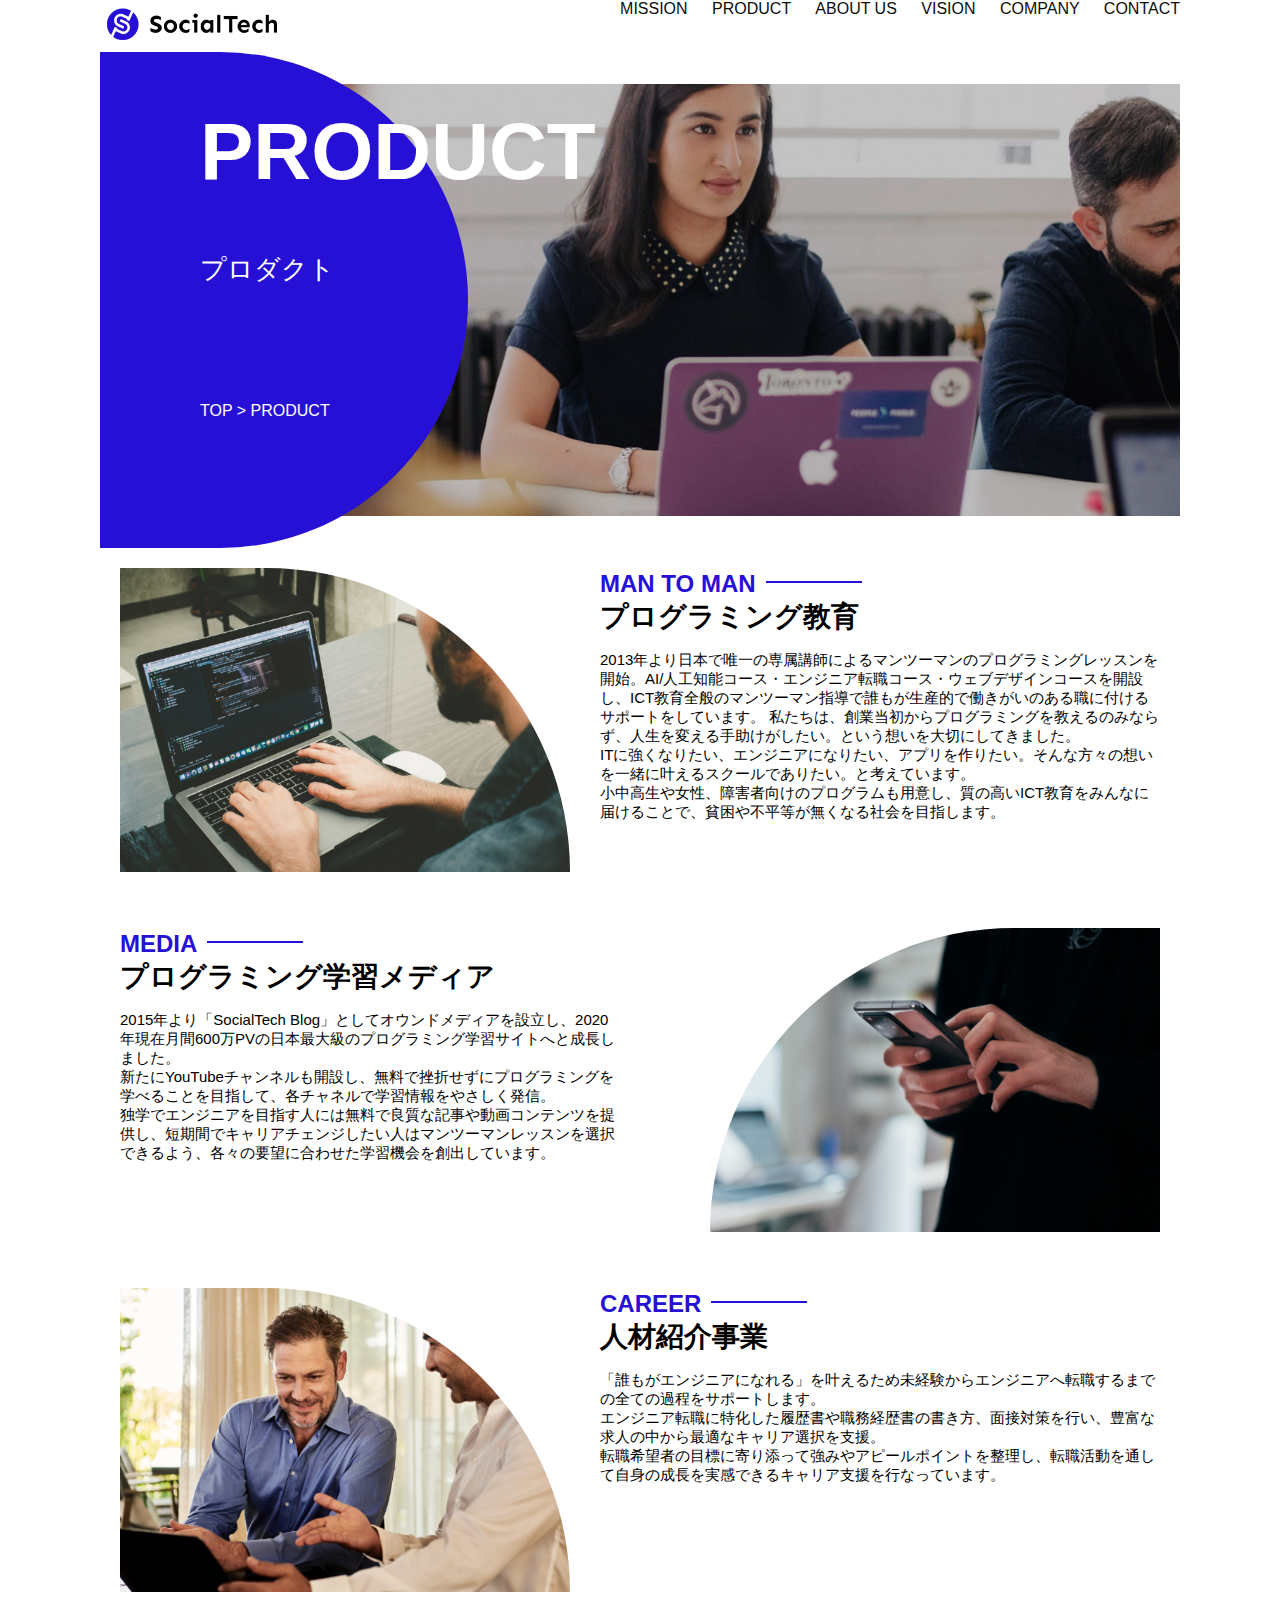
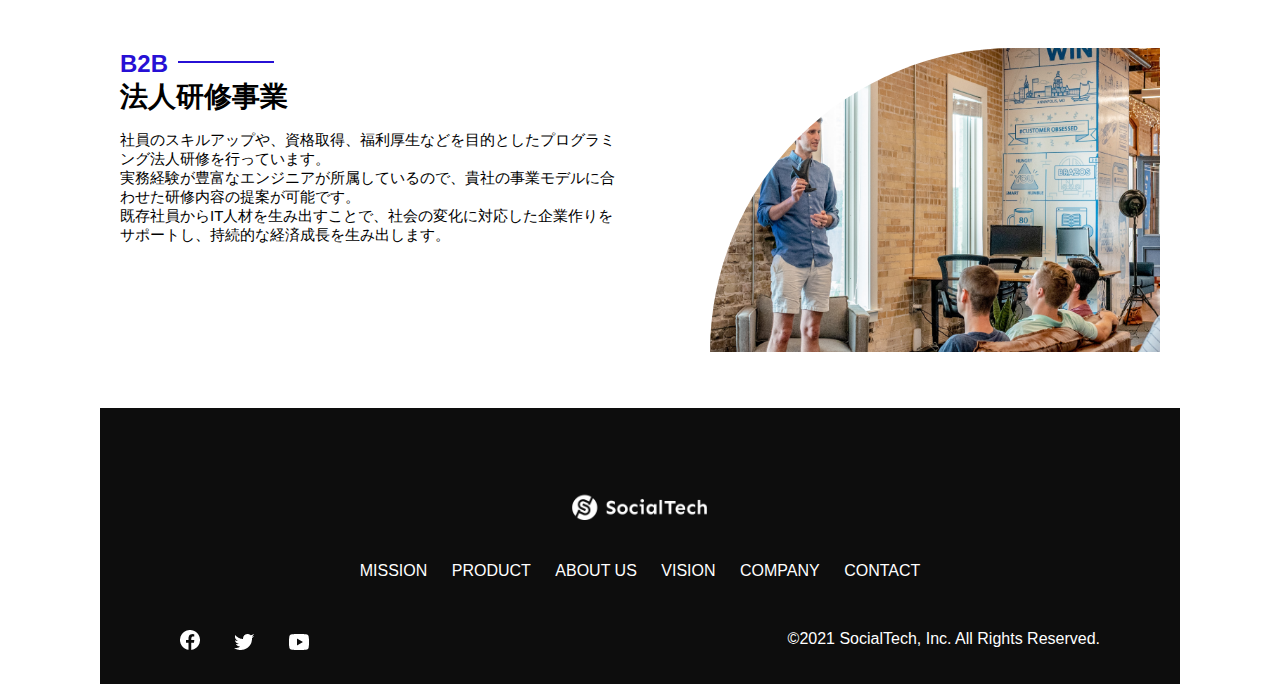
<file: kadai_tutorial_output/socialtech/product.html>
<!DOCTYPE html>
<html>
<head>
    <title>SocialTech -PRODUCT プロダクト-</title>
  <meta charset="UTF-8">
  <meta name="description" content="SocialTechの4つのプロダクトを紹介します">
  <meta name="viewport" content="width=device-width, initial-scale=1.0">
  <link rel="stylesheet" href="style.css">
</head>

<body>
  <!-- ヘッダー -->
  <header>
    <!-- ロゴ -->
    <a href="index.html" id="logo"><img src="images/logo.png" alt="トップページに戻る"></a>

    <!-- PC用ナビゲーション -->
    <nav id="nav-pc">
      <a href="mission.html">MISSION</a>
      <a href="product.html">PRODUCT</a>
      <a href="index.html#aboutus">ABOUT US</a>
      <a href="index.html#vision">VISION</a>
      <a href="index.html#company">COMPANY</a>
      <a href="index.html#contact">CONTACT</a>
    </nav>

    <!-- スマホ用メニューボタン -->
    <img id="menu-sp" src="images/button-menu.png" alt="ナビゲーションを開く" onclick="document.getElementById('nav-sp').style.display = 'block'">

    <!-- スマホ用ナビゲーション -->
    <nav id="nav-sp">
      <img id="close" src="images/button-close.png" alt="ナビゲーションを閉じる" onclick="document.getElementById('nav-sp').style.display = 'none'">
      <a id="logo-sp" href="index.html" onclick="document.getElementById('nav-sp').style.display = 'none'"><img
          src="images/logo-sp.png" alt="トップページに戻る"></a>
      <a class="menu" href="mission.html" onclick="document.getElementById('nav-sp').style.display = 'none'">MISSION</a>
      <a class="menu" href="product.html" onclick="document.getElementById('nav-sp').style.display = 'none'">PRODUCT</a>
      <a class="menu" href="index.html#aboutus" onclick="document.getElementById('nav-sp').style.display = 'none'">ABOUT
        US</a>
      <a class="menu" href="index.html#vision"
        onclick="document.getElementById('nav-sp').style.display = 'none'">VISION</a>
      <a class="menu" href="index.html#company"
        onclick="document.getElementById('nav-sp').style.display = 'none'">COMPANY</a>
      <a class="menu" href="index.html#contact"
        onclick="document.getElementById('nav-sp').style.display = 'none'">CONTACT</a>
      <div id="sns">
        <a href="https://www.facebook.com/sejuku2013"><img src="images/button-facebook.png" alt="Facebookのリンク"></a>
        <a href="https://twitter.com/samuraijuku"><img src="images/button-twitter.png" alt="Twitterのリンク"></a>
        <a href="https://www.youtube.com/channel/UCCFOQO5aDK0xXam4cUQXT8g"><img src="images/button-youtube.png" alt="YouTubeのリンク"></a>
      </div>
    </nav>
  </header>
  <main>
    <article>
        <section id="product-main">
            <div id="product-title">
              <h1>PRODUCT</h1>
              <span>プロダクト</span>
              <div>TOP > PRODUCT</div>
            </div>
          </section>
          <section class="product-section1">
            <img src="images/product/product-mantoman.png" alt="PCでコードを書く男性">
            <div>
              <h2 class="product-h2">MAN TO MAN</h2>
              <h3 class="product-h3">プログラミング教育</h3>
              <p>
                2013年より日本で唯一の専属講師によるマンツーマンのプログラミングレッスンを開始。AI/人工知能コース・エンジニア転職コース・ウェブデザインコースを開設し、ICT教育全般のマンツーマン指導で誰もが生産的で働きがいのある職に付けるサポートをしています。
                私たちは、創業当初からプログラミングを教えるのみならず、人生を変える手助けがしたい。という想いを大切にしてきました。<br>ITに強くなりたい、エンジニアになりたい、アプリを作りたい。そんな方々の想いを一緒に叶えるスクールでありたい。と考えています。<br>小中高生や女性、障害者向けのプログラムも用意し、質の高いICT教育をみんなに届けることで、貧困や不平等が無くなる社会を目指します。
              </p>
            </div>
          </section>
          <section class="product-section2">
            <div>
              <h2 class="product-h2">MEDIA</h2>
              <h3 class="product-h3">プログラミング学習メディア</h3>
              <p>2015年より「SocialTech
                Blog」としてオウンドメディアを設立し、2020年現在月間600万PVの日本最大級のプログラミング学習サイトへと成長しました。<br>新たにYouTubeチャンネルも開設し、無料で挫折せずにプログラミングを学べることを目指して、各チャネルで学習情報をやさしく発信。<br>独学でエンジニアを目指す人には無料で良質な記事や動画コンテンツを提供し、短期間でキャリアチェンジしたい人はマンツーマンレッスンを選択できるよう、各々の要望に合わせた学習機会を創出しています。
              </p>
            </div>
            <img src="images/product/product-media.png" alt="スマートフォンを操作する人">
          </section>
          <section class="product-section1">
            <img src="images/product/product-career.png" alt="笑顔で話し合う2人の男性">
            <div>
              <h2 class="product-h2">CAREER</h2>
              <h3 class="product-h3">人材紹介事業</h3>
              <p>
                「誰もがエンジニアになれる」を叶えるため未経験からエンジニアへ転職するまでの全ての過程をサポートします。<br>エンジニア転職に特化した履歴書や職務経歴書の書き方、面接対策を行い、豊富な求人の中から最適なキャリア選択を支援。<br>転職希望者の目標に寄り添って強みやアピールポイントを整理し、転職活動を通して自身の成長を実感できるキャリア支援を行なっています。<br>
              </p>
            </div>
          </section>
          <section class="product-section2">
            <div>
              <h2 class="product-h2">B2B</h2>
              <h3 class="product-h3">法人研修事業</h3>
              <p>
                社員のスキルアップや、資格取得、福利厚生などを目的としたプログラミング法人研修を行っています。<br>実務経験が豊富なエンジニアが所属しているので、貴社の事業モデルに合わせた研修内容の提案が可能です。<br>既存社員からIT人材を生み出すことで、社会の変化に対応した企業作りをサポートし、持続的な経済成長を生み出します。
              </p>
            </div>
            <img src="images/product/product-b2b.png" alt="講演中の男性とそれを聴く人々">
          </section>
    </article>
    <footer>
      <div id="footer-logo">
        <img src="images/logo-sp.png" alt="SocialTech">
      </div>
      <div id="footer-link">
        <a href="mission.html">MISSION</a>
        <a href="product.html">PRODUCT</a>
        <a href="index.html#aboutus">ABOUT US</a>
        <a href="index.html#vision">VISION</a>
        <a href="index.html#company">COMPANY</a>
        <a href="index.html#contact">CONTACT</a>
      </div>
      <div id="sns-footer">
        <a href="https://www.facebook.com/sejuku2013"><img src="images/button-facebook.png" alt="Facebookのリンク"></a>
        <a href="https://twitter.com/samuraijuku"><img src="images/button-twitter.png" alt="Twitterのリンク"></a>
        <a href="https://www.youtube.com/channel/UCCFOQO5aDK0xXam4cUQXT8g"><img src="images/button-youtube.png" alt="YouTubeのリンク"></a>
        <span id="copyright">&copy;2021 SocialTech, Inc. All Rights Reserved. </span>
      </div>
    </footer>
  </main>
</body>

</html>
</file>
<file: html-css-kadai_013/style.css>
/* PC、スマホ共通スタイル */
body {
  font-family: "Source Sans Pro", "Hiragino Kaku Gothic ProN", Meiryo, Arial,
    sans-serif;
}

p {
  font-size: 15px;
}

#main-visual>img {
  width: 100%;
}

/*================
PC用のスタイル 
=================*/
@media screen and (min-width: 768px) {
  /* 横幅設定 */
  body {
    max-width: 1080px;
    min-width: 960px;
    margin: 0 auto 0 auto;
  }

  /* ヘッダー */
  header {
    display: flex;
    justify-content: space-between;
  }

  /* ナビゲーションのレイアウト */
  #nav-pc {
    text-align: right;
    font-size: 14px;
    padding-top: 15px;
  }

  /* ナビゲーションのリンクの装飾設定 */
  #nav-pc>a {
    text-decoration: none;
    margin-left: 20px;
  }

  #nav-pc>a:link {
    color: #0d0d0d;
  }

  #nav-pc>a:visited {
    color: #0d0d0d;
  }

  #nav-pc>a:hover {
    color: #0d0d0d;
    text-decoration: underline;
  }

  #nav-pc>a:active {
    color: #0d0d0d;
  }

  #menu-sp{
    display: none;
  }

  #nav-sp{
    display: none;
  }
}
/*====================
スマートフォン用のスタイル
=====================*/
@media screen and (max-width: 767px){
  body{
    min-width: 375px;
    margin: 0;
  }

  #nav-pc{
    display: none;
  }

  #menu-sp{
    float: right;
    padding: 0;
  }

  #nav-sp {
    background-color: #ce933e;
    position: absolute;
    left: 0;
    top: 0;
    height: 100%;
    width: 100%;
    display: none;
    z-index: 100;
  }

  #close{
    position: absolute;
    top: 20px;
    right: 20px;
  }

  #logo-sp{
    margin: 80px 0px 30px 20px;
  }

  #nav-sp>a{
    display: block;
  }

  #nav-sp>a:link{
    color: #ffffff;
  }

  #nav-sp>a:visited{
    color: #ffffff;
  }

  #nav-sp>a:hover{
    color: #ffffff;
  }

  #nav-sp>a{
    text-decoration: underline;
  }

  #nav-sp>a:active{
    color: #ffffff;
  }

  #nav-sp > .menu {
    text-decoration: none;
    display: block;
    margin: 0 20px 0 20px;
    height: 44px;
    font-size: 16px;
    background-image: url("images/arrow.png");
    background-repeat: no-repeat;
    background-position: right top;
  }
}
</file>
<file: kadai_tutorial_output/socialtech/style.css>
/* PC、スマホ共通スタイル */
body {
  font-family: "Source Sans Pro", "Hiragino Kaku Gothic ProN", Meiryo, Arial, sans-serif;
}
  
p {
  font-size: 15px;
}

 /*================
  PC用のスタイル
  =================*/
@media screen and (min-width: 768px) {

/* 横幅設定 */
body {
  max-width: 1080px;
  min-width: 960px;
  margin: 0 auto 0 auto;
}
  
  /* ヘッダー */
  header {
  display: flex;
  justify-content: space-between;
}

 /* ナビゲーションのリンクの装飾設定 */
 #nav-pc > a {
  text-decoration: none;
  margin-left: 20px;
}
  #nav-pc > a:link {
  color: #0d0d0d;
}
  #nav-pc > a:visited {
  color: #0d0d0d;
}
  #nav-pc > a:hover {
  color: #0d0d0d;
  text-decoration: underline;
}
  #nav-pc > a:active {
  color: #0d0d0d;
}

/* スマホ用ナビを非表示 */
#nav-sp,
#menu-sp {
  display: none;
}
  
   /* メインビジュアル*/
   #main-visual {
  position: relative;
  height: 400px;
}
  #main-message {
  position: absolute;
  top: 0;
  left: 0;
  background-color: #2710d5;
  color: #ffffff;
  border-radius: 0 0 476px 0;
  max-width: 620px;
  height: 100%;
  width: 100%;
  z-index: 11;
}
#main-message > h1 {
  font-size: 60px;
  font-weight: bold;
  margin: 100px 0 0 50px;
}
#main-message > p {
  font-size: 28px;
  margin: 0 0 0 50px;
}
#main-visual > img {
  max-width: 620px;
  border-radius: 476px 0 0 0;
  position: absolute;
  top: 0;
  right: 0;
  z-index: 10;
}

/* 見出し */
h2 {
  margin: 40px 0 0 0;
}

h2::after {
  content: url("images/line.png");
  margin-left: 10px;
}

h3 {
  font-size: 27px;
}

/* ミッション */
#mission {
  margin: 80px auto 80px auto;
  width: 100%;
}

#mission-flex {
  width: 100%;
  display: flex;
}
#mission-flex > div {
  width: 50%;
  margin: 20px;
}

#mission-photo {
  width: 100%;
}

#s2dgs {
  margin-top: 50px;
  width: 100%;
}
/* プロダクト */
#product {
  background-color: #fafafa;
  margin: 80px 0 80px 0;
  padding: 10px 40px 0px 40px;
}

/* 外枠 */
#product > div {
  margin-top: 40px;
  display: flex;
}

/* 左のカラム */
#product-left {
  width: 50%;
  margin-right: 20px;
}

/* 右のカラム */
#product-right {
  width: 50%;
  margin-left: 20px;
  margin-top: 80px;
}

/* 画像＋説明の枠 */
#product-left > div {
  position: relative;
  height: 480px;
  margin-right: 20px;
}
#product-right > div {
  position: relative;
  height: 480px;
  margin-left: 20px;
}

/* 画像 */
.product-photo {
  width: 100%;
}
/* 説明文の枠 */
.product-explain {
  background-color: #ffffff;
  position: absolute;
  left: 0;
  top: 280px;
  margin: 0 40px 0 40px;
  padding: 20px;
  box-shadow: 5px 5px 10px rgba(0, 0, 0, 0.05);
}

/* 説明文の英語 */
.product-explain > span {
  color: #2710d5;
  font-weight: bold;
  font-size: 16px;
  margin: 0;
}

/* 説明文の見出し */
.product-explain > h3 {
  font-size: 20px;
  margin: 5px 0 5px 0;
}

/* 説明文 */
.product-explain > p {
  font-size: 14px;
  margin: 0;
}

/* 「もっとみる」ボタン */
#product-more {
  margin: 0 auto -42px auto;
}

 /* ABOUT US */
 #aboutus {
  margin: 80px auto 80px auto;
}

/* 3つの組織文化と画像を入れる枠 */
#aboutus > div {
  display: flex;
}

/* 画像 */
.culture-img {
  width: 100%;
  align-self: flex-start;
}

.culture-img2 {
  margin-top: 50px;
  width: 100%;
}

/* 3つの組織文化の表 */
.culture-table {
  margin-right: 50px;
}

/* 番号 */
.culture-num {
  font-size: 80px;
  color: #2710d5;
  margin: 0 20px 0 0;
}

/* 組織文化英語 */
.culture-en {
  color: #2710d5;
  font-weight: bold;
  font-size: 24px;
  display: block;
}

/* 組織文化日本語 */
.culture-jp {
  font-size: 28px;
  font-weight: bold;
}

/* 説明文 */
.culture-description {
  margin: 0;
}

/* ビジョン */
#vision {
  margin: 80px auto 80px auto;
}

/* セクション内の外枠 */
#vision > div {
  width: 100%;
  display: flex;
  justify-content: space-between;
  flex-wrap: wrap;
}

/* 7つの行動指針の枠 */
.vision-box {
  width: 300px;
  height: 300px;
  margin-bottom: 30px;
  position: relative;
}

.vision-box > img {
  width: 100%;
  height: auto;
  position: absolute;
  top: 0;
  left: 0;
  z-index: 30;
}

.vision-box > span {
  position: absolute;
  top: 0;
  left: 0;
  z-index: 31;
  margin-right: 20px;
}

.vision-box > span > h4 {
  color: #2710d5;
  font-size: 19px;
  margin: 80px 0 0 0;
}

.vision-box > span > h4::first-letter {
  font-size: 40px;
}

.vision-box > span > h5 {
  font-size: 20px;
  margin: 0 0 0 0;
}

.vision-box > span > p {
  margin: 10px 0 0 0;
}

/* 会社概要 */
#company {
  margin: 80px auto 80px auto;
}

#company-table {
  width: 100%;
}

.tableheader {
  text-align: left;
  padding: 20px;
  border-bottom-color: #2710d5;
  border-bottom-width: 1px;
  border-bottom-style: solid;
  width: 100px;
}
.tableheader-first {
  text-align: left;
  padding: 20px;
  border-bottom-color: #2710d5;
  border-bottom-width: 1px;
  border-bottom-style: solid;
  border-top-color: #2710d5;
  border-top-width: 1px;
  border-top-style: solid;
  width: 100px;
}
.cell {
  padding: 30px;
  border-bottom-color: #ececec;
  border-bottom-width: 1px;
  border-bottom-style: solid;
}
.cell-first {
  padding: 30px;
  border-bottom-color: #ececec;
  border-bottom-width: 1px;
  border-bottom-style: solid;
  border-top-color: #ececec;
  border-top-width: 1px;
  border-top-style: solid;
}
#company > iframe {
  width: 100%;
  height: 368px;
  margin-top: 40px;
}

/* お問い合わせ */
#contact {
  margin: 80px auto 80px auto;
}

/* 外枠 */
#contact > form > div {
  display: flex;
  flex-direction: row;
  flex-wrap: wrap;
  padding-bottom: 30px;
}

/* 左列の見出し */
.contact-heading {
  width: 240px;
  align-self: center;
}
/* 見出しのラベル */
.contact-label {
  font-weight: bold;
}
/* 必須 */
.contact-span {
  color: #ce2222;
  margin: 0 0 0 20px;
  font-weight: bold;
}

/* テキストボックス */
.contact-textbox {
  border-top: 0;
  border-left: 0;
  border-right: 0;
  border-bottom-width: 1px;
  border-bottom-color: #707070;
  border-bottom-style: solid;
  background-color: #fafafa;
  width: 400px;
  height: 56px;
}
/* お問い合わせ内容のテキストエリア */
.contact-textarea {
  border-top: 0;
  border-left: 0;
  border-right: 0;
  border-bottom-width: 1px;
  border-bottom-color: #707070;
  border-bottom-style: solid;
  background-color: #fafafa;
  width: 400px;
  height: 200px;
}

/* 個人情報の取り扱い */
details {
  width: 700px;
}
details > div {
  background-color: #fafafa;
  padding: 20px;
} 
details > div > span {
  font-weight: bold;
}

/* フッター */
footer {
  background-color: #0d0d0d;
  text-align: center;
  padding: 80px 80px 30px 80px;
}

#footer-logo {
  margin-bottom: 30px;
}
#footer-link {
  margin-bottom: 50px;
}
#footer-link > a {
  text-decoration: none;
  margin: 10px;
}
#footer-link > a:link {
  color: #ffffff;
}
#footer-link > a:visited {
  color: #ffffff;
}
#footer-link > a:hover {
  color: #ffffff;
  text-decoration: underline;
}
#footer-link > a:active {
  color: #ffffff;
}
#sns-footer {
  text-align: left;
  width: 100%;
}

#sns-footer > a {
  margin-right: 30px;
}

#copyright {
  color: #ffffff;
  float: right;
}

/* mission.html用スタイル */
   /* ミッションのメインビジュアル */
   #mission-main {
    height: 496px;
    width: 100%;
    background-image: url("images/mission/mission-main.png");
    background-repeat: no-repeat;
    background-position-y: center;
  }

  #mission-title {
    background-color: #2710d5;
    width: 368px;
    color: #ffffff;
    height: 496px;
    border-radius: 0 248px 248px 0;
    position: relative;
  }

  #mission-title > h1 {
    position: absolute;
    top: 0;
    left: 100px;
    font-size: 80px;
  }

  #mission-title > span {
    position: absolute;
    top: 200px;
    left: 100px;
    font-size: 26px;
  }

  #mission-title > div {
    position: absolute;
    top: 350px;
    left: 100px;
    font-size: 16px;
  }

  #mission-s2dgs {
    width: 100%;
    margin: 20px;
  }

  .mission-h2 {
    color: #2710d5;
    font-size: 40px;
  }

  .mission-h2::after {
    content: none;
  }
  #mission-5goals {
    margin: 20px;
    display: flex;
  }

  #mission-5goals > div {
    flex-grow: 1;
    padding: 20px;
  }

  #mission-5goals > div > div {
    margin-bottom: 40px;
  }

  .fivegoals-image-right {
    float: right;
    margin: 20px;
  }

  .fivegoals-image-left {
    float: left;
    margin: 20px;
  }

  .fivegoals-number {
    color: #2710d5;
    font-size: 48px;
    margin: 0;
  }

  .fivegoals-h3 {
    font-size: 28px;
    margin: 0;
  }

  .fivegoals-p {
    margin: 0;
  }

  /* プロダクトページ */
  #product-main {
    height: 496px;
    width: 100%;
    background-image: url("images/product/product-main.png");
    background-repeat: no-repeat;
    background-position-y: center;
  }

  #product-title {
    background-color: #2710d5;
    width: 368px;
    color: #ffffff;
    height: 496px;
    border-radius: 0 248px 248px 0;
    position: relative;
  }
  #product-title > h1 {
    position: absolute;
    top: 0;
    left: 100px;
    font-size: 80px;
  }

  #product-title > span {
    position: absolute;
    top: 200px;
    left: 100px;
    font-size: 26px;
  }

  #product-title > div {
    position: absolute;
    top: 350px;
    left: 100px;
    font-size: 16px;
  }

  /* セクション1 */
  .product-section1 {
    position: relative;
    margin: 20px;
    height: 340px;
  }

  .product-section1 > img {
    position: absolute;
    top: 0;
    left: 0;
    width: 450px;
    margin: 0 40px 30px 0;
    border-radius: 0 432px 0 0;
  }

  .product-section1 > div {
    position: absolute;
    top: 0;
    left: 480px;
  }

  /* セクション2 */
  .product-section2 {
    position: relative;
    margin: 20px;
    height: 340px;
  }

  .product-section2 > img {
    position: absolute;
    top: 0;
    right: 0;
    width: 450px;
    margin: 0 0 30px 40px;
    border-radius: 432px 0 0 0;
  }

  .product-section2 > div {
    width: 500px;
    position: absolute;
    top: 0;
    left: 0;
  }

  .product-h2 {
    color: #2710d5;
    font-size: 24px;
    margin: 0;
  }

  .product-h3 {
    font-size: 28px;
    margin: 0;
  }
}

/*====================
  スマートフォン用のスタイル
  =====================*/
@media screen and (max-width: 767px) {
 
body {
  min-width: 375px;
  margin: 0;
}

/* PC用ナビゲーション非表示 */
#nav-pc {
  display: none;
}

/* ハンバーガーメニュー */
#menu-sp {
  float: right;
  padding: 0;
}

   /* スマホ用ナビゲーションの表示切替 */
   /* 初期状態、レイアウトと非表示設定 */
   #nav-sp {
     background-color: #2710d5;
     position: absolute;
     left: 0;
     top: 0;
     height: 100%;
     width: 100%;
     display: none;
     z-index: 100;
   }
   /* ×ボタン */
   #close {
    position: absolute;
    top: 20px;
    right: 20px;
  }

  /* ナビゲーションメニュー用ロゴ */
  #logo-sp {
    margin: 80px 0 30px 20px;
  }

   /* ナビゲーションのリンクの装飾設定 */
   #nav-sp > a {
     display: block;
   }
#nav-sp > a:link {
  color: #ffffff;
}
#nav-sp > a:visited {
  color: #ffffff;
}
#nav-sp > a:hover {
  color: #ffffff;
  text-decoration: underline;
}
#nav-sp > a:active {
  color: #ffffff;
}
#nav-sp > .menu {
  text-decoration: none;
  display: block;
  margin: 0 20px 0 20px;
  height: 44px;
  font-size: 16px;
  background-image: url("images/arrow.png");
  background-repeat: no-repeat;
  background-position: right top;
}
#sns {
  position: absolute;
  bottom: 20px;
  left: 20px;
}
#sns > a {
  margin-right: 30px;
}

/* メインビジュアル */
#main-visual {
  position: relative;
  height: 470px;
  width: 100%;
  overflow: hidden;
}
#main-visual > div {
  position: absolute;
  top: 0;
  left: 0;
  background-color: #2710d5;
  color: white;
  border-radius: 0 0 476px 0;
  text-align: center;
  height: 280px;
  width: 100%;
  z-index: 11;
}
#main-visual > div > h1 {
  font-size: 28px;
  margin: 90px 0 0 0;
}

#main-visual > div > p {
  margin: 0;
}

#main-visual > img {
  width: 100%;
  border-radius: 476px 0 0 0;
  z-index: 10;
  position: absolute;
  bottom: 0;
  right: 0;
}

/* 見出し */
h2::after {
  content: url("images/line.png");
  margin-left: 10px;
}

h3 {
  font-size: 24px;
  margin: 10px 0 0 0;
}

/* ミッション */
#mission {
  margin: 20px;
}

#mission-photo {
  width: 100%;
}

#s2dgs {
  width: 100%;
}

/* プロダクト */
#product {
  background-color: #fafafa;
  padding-top: 10px;
}

#product h2 {
  margin-left: 20px;
}
/* 外枠 */
/* 左右のカラム　スマホでは縦並び */
#product-left,
#product-right {
  margin-right: 20px;
  margin-left: 20px;
}

/* 画像＋説明の枠 */
#product-left > div,
#product-right > div {
  position: relative;
  height: 540px;
}

/* 説明文の枠 */
.product-explain {
  background-color: #ffffff;
  position: absolute;
  left: 0;
  bottom: 50px;
  padding: 20px;
  box-shadow: 5px 5px 10px rgba(0, 0, 0, 0.05);
}

.product-explain > span {
  color: #2710d5;
  font-weight: bold;
  font-size: 16px;
  margin: 0px;
}

.product-explain > h3 {
  margin: 10px 0 10px 0;
}

/* 画像 */
.product-photo {
  width: 100%;
}

#product-more > img {
  margin: 0 0 -42px 20px;
}

/* ABOUT US */
#aboutus {
  margin: 80px 20px 80px 20px;
}

#aboutus > div {
  display: flex;
  flex-direction: column;
}

.culture-table {
  width: 100%;
  padding-right: 20px;
  order: 2;
}
.culture-img {
  width: 100%;
  order: 1;
}

.culture-img2 {
  width: 100%;
}

.culture-num {
  font-size: 80px;
  color: #2710d5;
}

.culture-en {
  color: #2710d5;
  font-weight: bold;
  font-size: 24px;
  display: block;
}

.culture-jp {
  display: block;
}

.culture-description {
  margin: 0;
}

/* ビジョン */
#vision {
  margin: 80px 20px 80px 20px;
}

.vision-box {
  width: 300px;
  height: 300px;
  margin-bottom: 30px;
  position: relative;
}

.vision-box > img {
  width: 100%;
  height: auto;
  position: absolute;
  top: 0;
  left: 0;
  z-index: 30;
}

.vision-box > span {
  position: absolute;
  top: 0;
  left: 0;
  z-index: 31;
  margin-right: 20px;
}

.vision-box > span > h4 {
  color: #2710d5;
  font-size: 19px;
  margin: 60px 0 0 0;
}

.vision-box > span > h5 {
  font-size: 20px;
  margin: 0 0 0 0;
}
.vision-box > span > p {
  margin: 10px 0 0 0;
}

/* 会社概要 */
#company {
  margin: 0 20px 0 20px;
}

#company > h3 {
  margin-bottom: 20px;
}
#company > table {
  width: 100%;
}

.tableheader-first {
  text-align: left;
  padding: 20px;
  border-bottom-color: #2710d5;
  border-bottom-width: 1px;
  border-bottom-style: solid;
  border-top-color: #2710d5;
  border-top-width: 1px;
  border-top-style: solid;
  width: 50px;
}
.tableheader {
  text-align: left;
  padding: 20px;
  border-bottom-color: #2710d5;
  border-bottom-width: 1px;
  border-bottom-style: solid;
  width: 50px;
}

.cell {
  padding: 20px;
  border-bottom-color: #ececec;
  border-bottom-width: 1px;
  border-bottom-style: solid;
}
.cell-first {
  padding: 20px;
  border-bottom-color: #ececec;
  border-bottom-width: 1px;
  border-bottom-style: solid;
  border-top-color: #ececec;
  border-top-width: 1px;
  border-top-style: solid;
}

#company > iframe {
  width: 100%;
  height: 240px;
  margin: 40px 0 0 0;
}

/* お問い合わせ */
#contact {
  margin: 80px 20px 80px 20px;
}

#contact > h3 {
  margin-bottom: 20px;
}

#contact > form > div {
  margin-bottom: 20px;
}

.contact-heading {
  margin-bottom: 20px;
}

/* ラベル */
.contact-label {
  font-weight: bold;
}

/* 必須 */
.contact-span {
  color: #ce2222;
  margin: 0 0 0 20px;
  font-weight: bold;
}

.contact-textbox {
  height: 56px;
  border-top: 0;
  border-left: 0;
  border-right: 0;
  background-color: #fafafa;
  border-bottom-color: #707070;
  border-bottom-width: 1px;
  border-style: solid;
  min-width: 300px;
  width: 100%;
}

.contact-textarea {
  height: 150px;
  border-top: 0;
  border-left: 0;
  border-right: 0;
  background-color: #fafafa;
  width: 100%;
}

.radiobutton {
  margin-bottom: 20px;
}

.radiobutton + label::after {
  content: "\A";
  white-space: pre;
}

/* フッター */
footer {
  background-color: #0d0d0d;
  padding: 30px 20px 50px 20px;
}

#footer-logo {
  margin-bottom: 30px;
}

#footer-link {
  margin-bottom: 50px;
}
#footer-link > a {
  text-decoration: none;
  margin: 0 20px 30px 0;
  display: block;
  background-image: url("images/arrow.png");
  background-repeat: no-repeat;
  background-position: right top;
}
#footer-link > a:link {
  color: #ffffff;
}
#footer-link > a:visited {
  color: #ffffff;
}
#footer-link > a:hover {
  color: #ffffff;
  text-decoration: underline;
}
#footer-link > a:active {
  color: #ffffff;
}

#sns-footer > a {
  margin-right: 30px;
}

#copyright {
  font-size: 12px;
  display: block;
  margin-top: 30px;
  color: #ffffff;
}

/* mission.html用スタイル */
   /* ミッションのメインビジュアル */
   #mission-main {
    height: 256px;
    width: 100%;
    background-image: url("images/mission/mission-main.png");
    background-repeat: no-repeat;
    background-position-y: center;
    background-size: auto 208px;
  }

  #mission-title {
    background-color: #2710d5;
    width: 136px;
    color: #ffffff;
    height: 256px;
    border-radius: 0 248px 248px 0;
    position: relative;
  }
  #mission-title > h1 {
    position: absolute;
    top: 0;
    left: 20px;
    font-size: 40px;
  }

  #mission-title > span {
    position: absolute;
    top: 110px;
    left: 20px;
    font-size: 18px;
  }

  #mission-title > div {
    position: absolute;
    top: 180px;
    left: 20px;
    font-size: 13px;
  }
   /* ミッションページ　S2DGSの設定 */
   #mission-s2dgs {
    margin: 20px;
  }

  .mission-h2 {
    color: #2710d5;
    font-size: 38px;
    margin: 0px;
  }

  .mission-h2::after {
    content: none;
  }

  #mission-s2dgs > img {
    width: 100%;
  }

   /* ミッションページ　5Goalsの設定 */
   #mission-5goals {
    margin: 20px;
  }

  #mission-5goals > div > div {
    margin-bottom: 40px;
  }

  #s2dgs-image {
    width: 100%;
  }
  .fivegoals-image-right {
    margin: 20px auto 20px auto;
    display: block;
  }

  .fivegoals-image-left {
    margin: 20px auto 20px auto;
    display: block;
  }

  .fivegoals-number {
    color: #2710d5;
    font-size: 48px;
    margin: 0;
  }

  .fivegoals-h3 {
    font-size: 28px;
    margin: 0;
  }
  .fivegoals-p {
    margin: 0;
  }

  /* プロダクトページ */
  #product-main {
    height: 256px;
    width: 100%;
    background-image: url("images/product/product-main.png");
    background-repeat: no-repeat;
    background-position-y: center;
    background-size: auto 208px;
  }
  #product-title {
    background-color: #2710d5;
    width: 136px;
    color: #ffffff;
    height: 256px;
    border-radius: 0 248px 248px 0;
    position: relative;
  }
  #product-title > h1 {
    position: absolute;
    top: 0;
    left: 20px;
    font-size: 40px;
  }
  #product-title > span {
    position: absolute;
    top: 110px;
    left: 20px;
    font-size: 18px;
  }
  #product-title > div {
    position: absolute;
    top: 180px;
    left: 20px;
    font-size: 13px;
  }

  .product-section1 {
    margin: 20px;
  }

  .product-section1 > img {
    width: 100%;
    border-radius: 0 300px 0 0;
  }
  
  .product-section2 {
    margin: 20px;
    display: flex;
    flex-direction: column;
  }

  .product-section2 > img {
    order: 1;
    width: 100%;
    border-radius: 300px 0 0 0;
  }

  .product-section2 > div {
    order: 2;
  }

  .product-h2 {
    color: #2710d5;
    font-size: 24px;
    margin: 0;
  }

  .product-h3 {
    font-size: 28px;
    margin: 0;
  }
}
</file>
